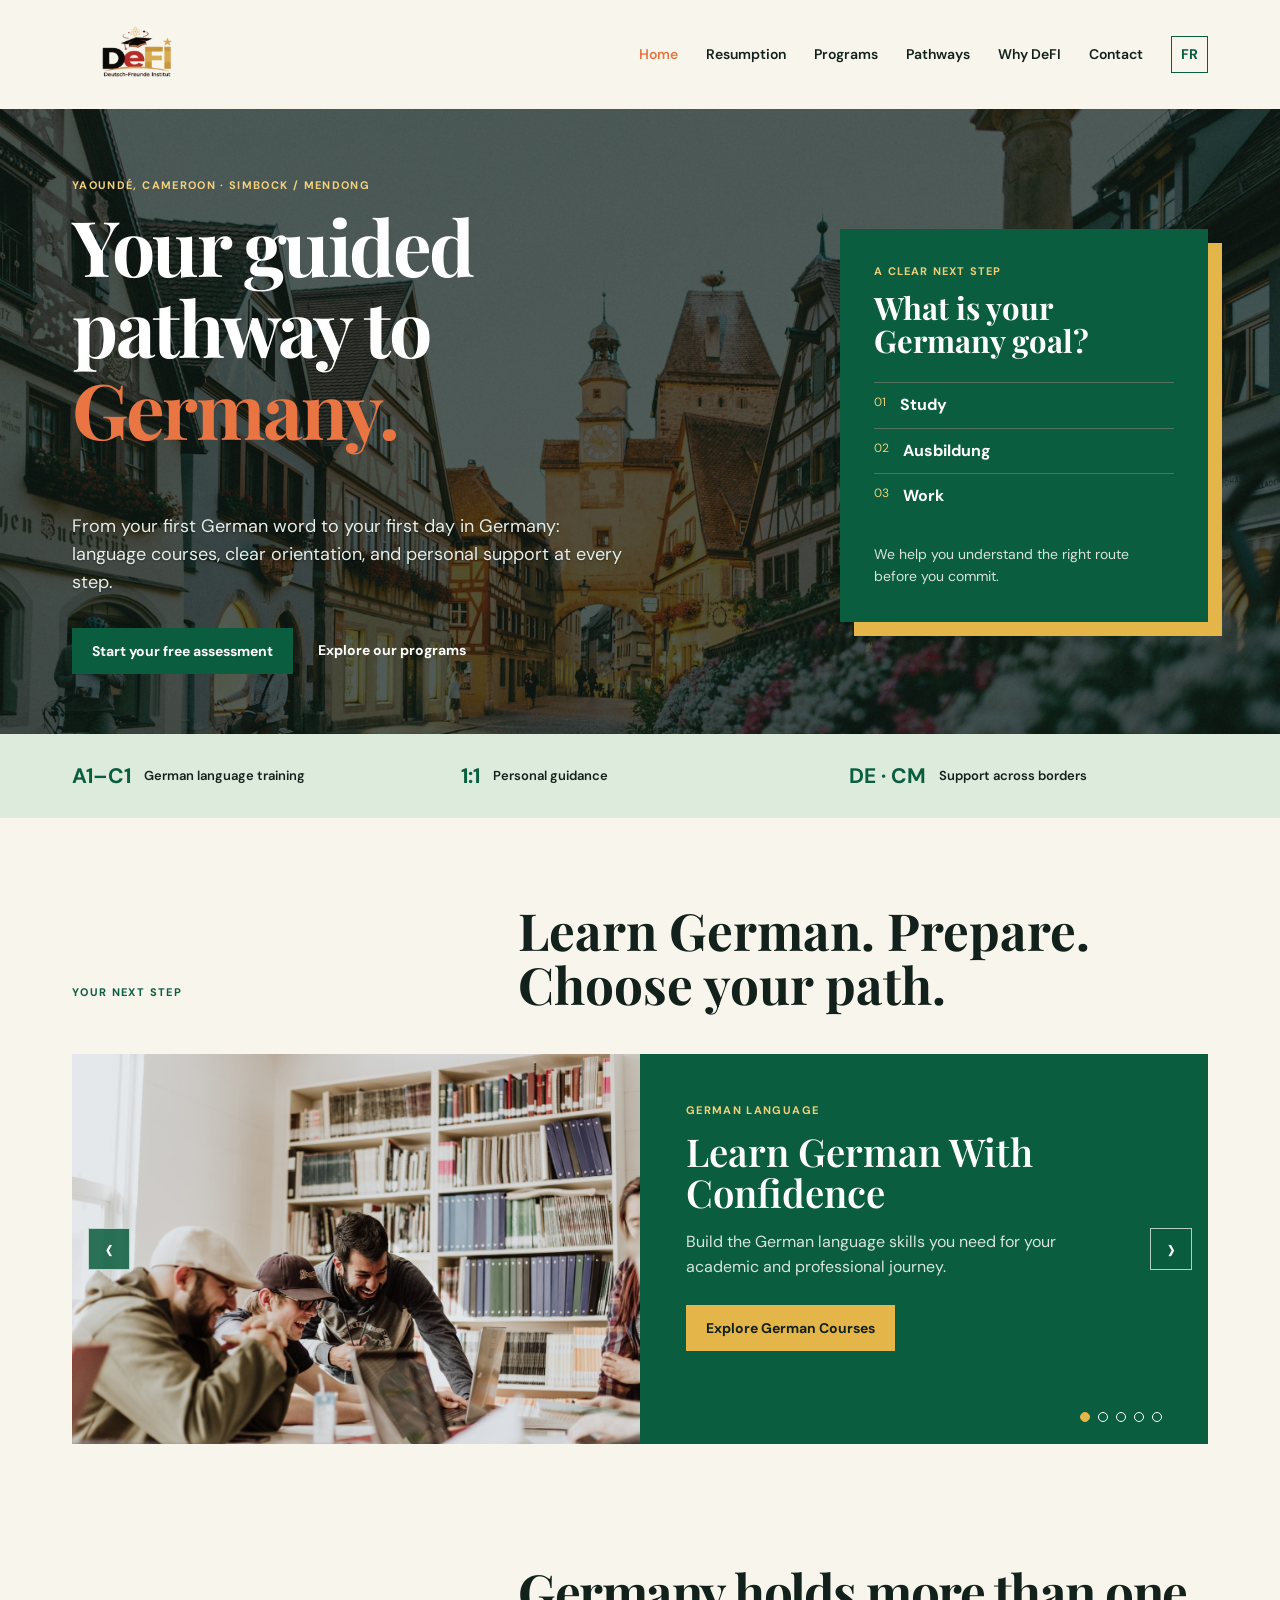
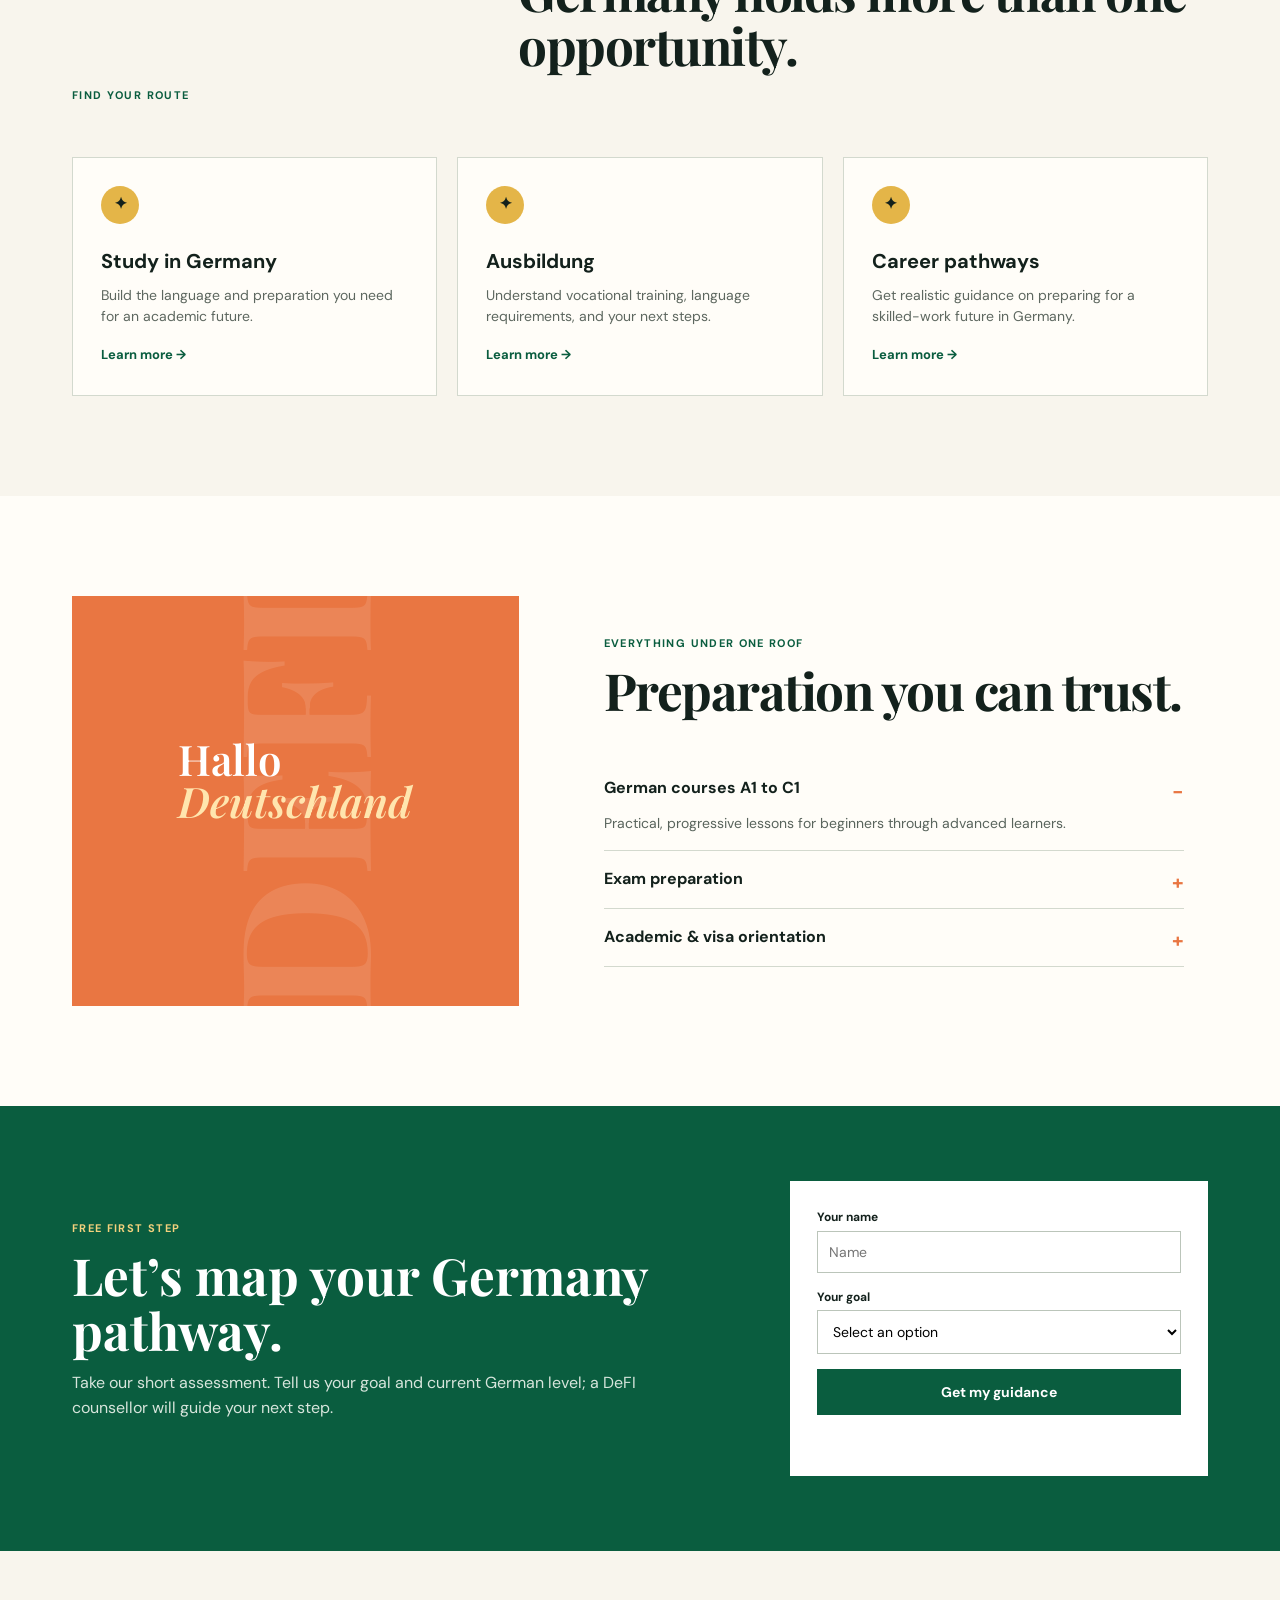
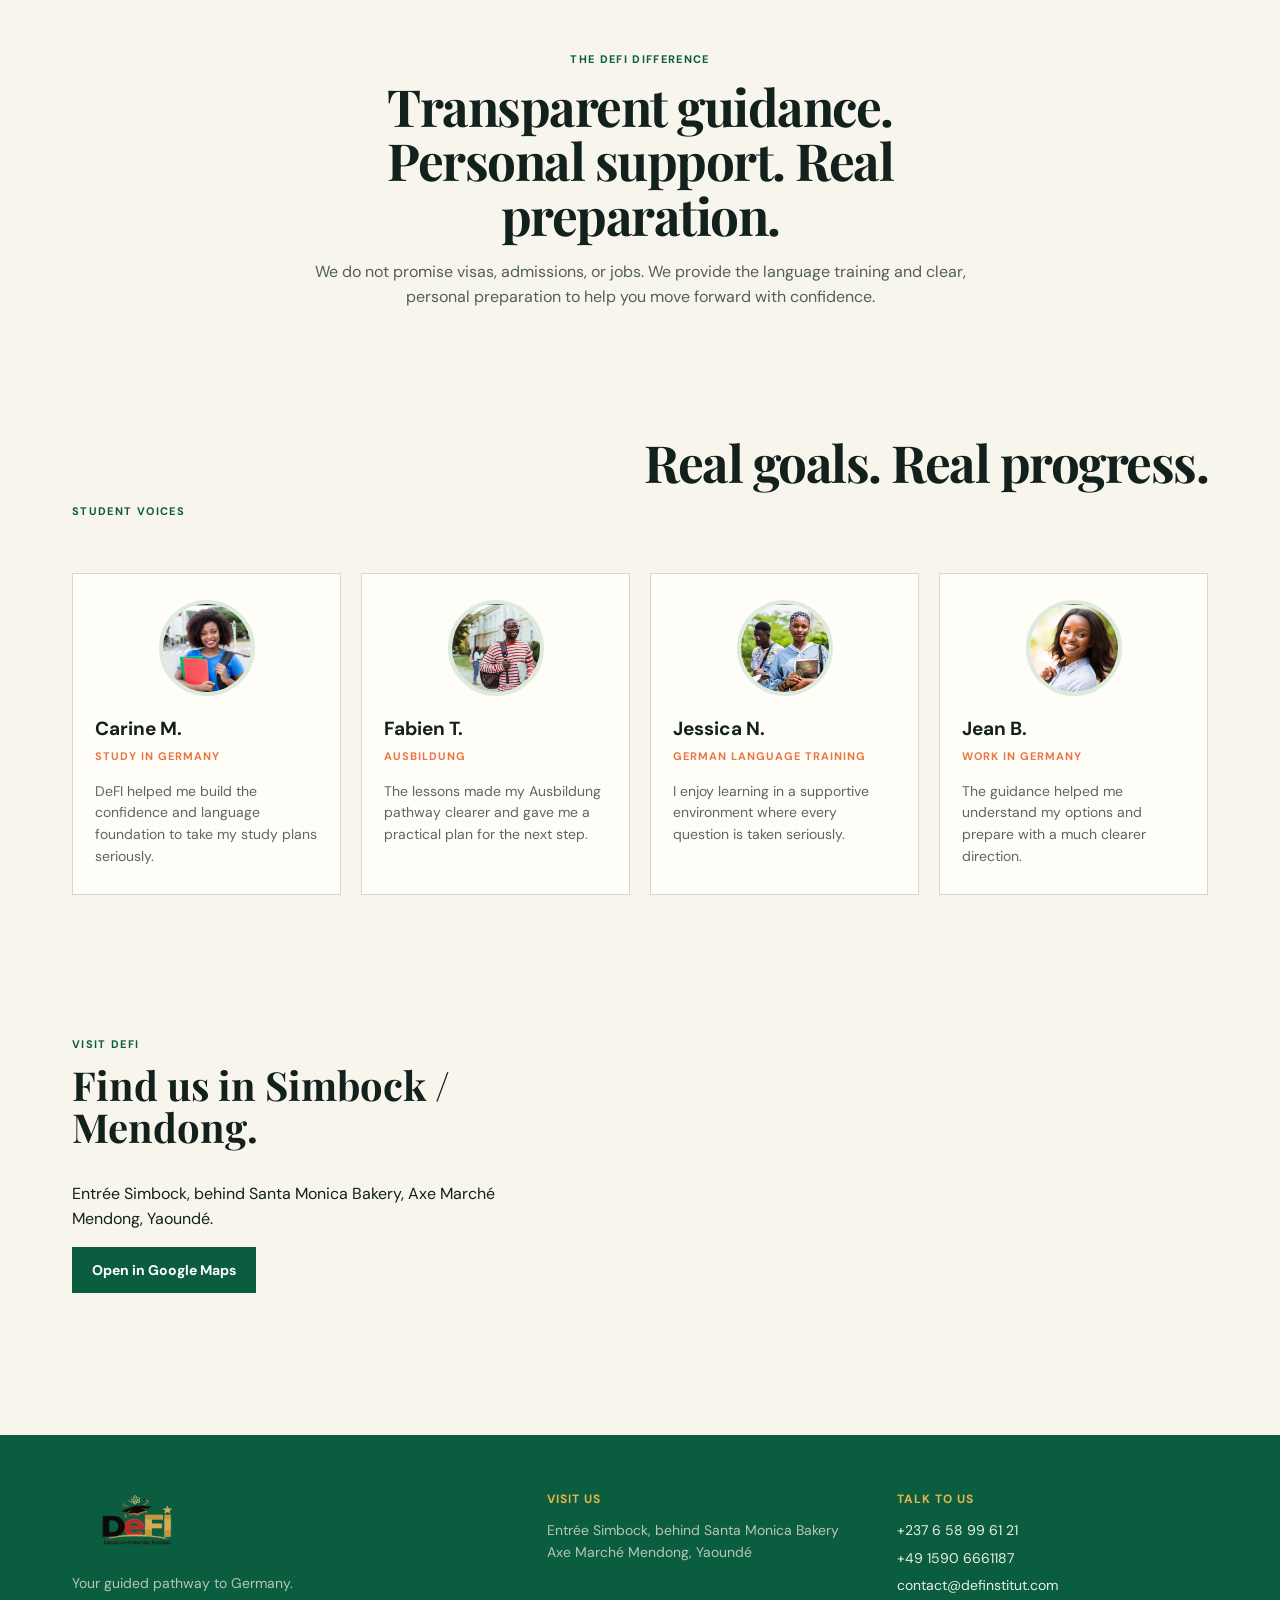
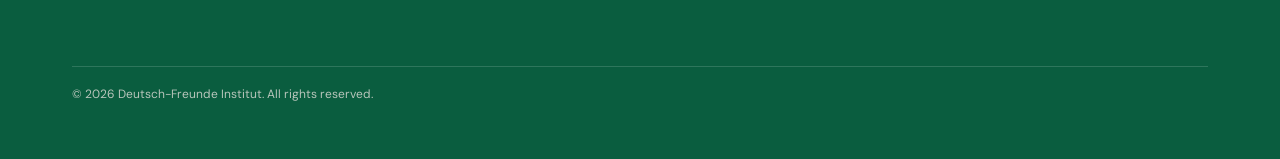
<file: index.html>
<!doctype html>
<html lang="en">
  <head>
    <meta charset="UTF-8" />
    <meta name="viewport" content="width=device-width, initial-scale=1.0" />
    <meta
      name="description"
      content="Deutsch-Freunde Institut (DeFI): German courses A1–C1, exam preparation, academic orientation and Germany pathway guidance in Yaoundé, Cameroon."
    />
    <link rel="canonical" href="https://definstitut.com/" />
    <title>DeFI | Deutsch-Freunde Institut</title>
    <link rel="icon" type="image/png" href="assets/images/Capture.png" />
    <link rel="preconnect" href="https://fonts.googleapis.com" />
    <link rel="preconnect" href="https://fonts.gstatic.com" crossorigin />
    <link
      href="https://fonts.googleapis.com/css2?family=DM+Sans:wght@400;500;600;700&family=Playfair+Display:wght@600;700&display=swap"
      rel="stylesheet"
    />
    <link rel="stylesheet" href="styles.css" />
  </head>
  <body>
    <header class="site-header">
      <a class="brand brand-logo" href="index.html" aria-label="DeFI home"
        ><img
          src="assets/images/Capture.png"
          alt="Deutsch-Freunde Institut logo"
      /></a>
      <div class="header-actions">
        <nav class="nav-links" aria-label="Primary navigation">
          <a href="index.html" class="active" data-en="Home" data-fr="Accueil"
            >Home</a
          >
          <a href="resumption.html" data-en="Resumption" data-fr="Rentrée"
            >Resumption</a
          >
          <a href="programs.html" data-en="Programs" data-fr="Programmes"
            >Programs</a
          >
          <a href="pathways.html" data-en="Pathways" data-fr="Parcours"
            >Pathways</a
          >
          <a href="about.html" data-en="Why DeFI" data-fr="Pourquoi DeFI"
            >Why DeFI</a
          >
          <a href="contact.html" data-en="Contact" data-fr="Contact">Contact</a>
          <button
            class="language-toggle"
            type="button"
            aria-label="Switch language"
          >
            FR
          </button>
        </nav>
        <button
          class="menu-button"
          type="button"
          aria-label="Open navigation"
          aria-expanded="false"
        >
          ☰
        </button>
      </div>
    </header>

    <main id="home">
      <section class="hero">
        <div class="hero-copy">
          <p
            class="eyebrow"
            data-en="Yaoundé, Cameroon · Simbock / Mendong"
            data-fr="Yaoundé, Cameroun · Simbock / Mendong"
          >
            Yaoundé, Cameroon · Simbock / Mendong
          </p>
          <h1
            data-en="Your guided pathway to <em>Germany.</em>"
            data-fr="Votre parcours accompagné vers <em>l’Allemagne.</em>"
          >
            Your guided pathway to <em>Germany.</em>
          </h1>
          <p
            class="hero-text"
            data-en="From your first German word to your first day in Germany: language courses, clear orientation, and personal support at every step."
            data-fr="De vos premiers mots en allemand à vos premiers jours en Allemagne : cours de langue, orientation claire et accompagnement personnel à chaque étape."
          >
            From your first German word to your first day in Germany: language
            courses, clear orientation, and personal support at every step.
          </p>
          <div class="hero-actions">
            <a
              class="button button-primary"
              href="#assessment"
              data-en="Start your free assessment"
              data-fr="Commencer mon évaluation gratuite"
              >Start your free assessment</a
            >
            <a
              class="text-link"
              href="programs.html"
              data-en="Explore our programs"
              data-fr="Découvrir nos programmes"
              >Explore our programs →</a
            >
          </div>
        </div>
        <aside class="hero-card">
          <p
            class="card-label"
            data-en="A clear next step"
            data-fr="Une prochaine étape claire"
          >
            A clear next step
          </p>
          <h2
            data-en="What is your Germany goal?"
            data-fr="Quel est votre objectif en Allemagne ?"
          >
            What is your Germany goal?
          </h2>
          <ul>
            <li>
              <span>01</span><b data-en="Study" data-fr="Études">Study</b>
            </li>
            <li><span>02</span><b>Ausbildung</b></li>
            <li><span>03</span><b data-en="Work" data-fr="Travail">Work</b></li>
          </ul>
          <p
            data-en="We help you understand the right route before you commit."
            data-fr="Nous vous aidons à comprendre le bon parcours avant de vous engager."
          >
            We help you understand the right route before you commit.
          </p>
        </aside>
      </section>

      <section class="trust-strip" aria-label="DeFI highlights">
        <div>
          <strong>A1–C1</strong
          ><span
            data-en="German language training"
            data-fr="Formation en langue allemande"
            >German language training</span
          >
        </div>
        <div>
          <strong>1:1</strong
          ><span
            data-en="Personal guidance"
            data-fr="Accompagnement personnalisé"
            >Personal guidance</span
          >
        </div>
        <div>
          <strong>DE · CM</strong
          ><span
            data-en="Support across borders"
            data-fr="Soutien entre deux pays"
            >Support across borders</span
          >
        </div>
      </section>

      <section
        class="pathway-carousel-section"
        aria-labelledby="carousel-title"
      >
        <div class="carousel-heading">
          <p
            class="eyebrow"
            data-en="Your next step"
            data-fr="Votre prochaine étape"
          >
            Your next step
          </p>
          <h2
            id="carousel-title"
            data-en="Learn German. Prepare. Choose your path."
            data-fr="Apprenez l'allemand. Préparez-vous. Choisissez votre voie."
          >
            Learn German. Prepare. Choose your path.
          </h2>
        </div>
        <div
          class="pathway-carousel"
          tabindex="0"
          aria-roledescription="carousel"
          aria-label="DeFI pathways"
        >
          <div class="carousel-track">
            <article
              class="carousel-slide is-active"
              aria-roledescription="slide"
              aria-label="1 of 5"
            >
              <img
                src="assets/images/german-learning.jpg"
                alt="International student studying with German notes"
              />
              <div class="carousel-slide-content">
                <p
                  class="eyebrow"
                  data-en="German language"
                  data-fr="Langue allemande"
                >
                  German language
                </p>
                <h3
                  data-en="Learn German With Confidence"
                  data-fr="Apprenez l'allemand avec confiance"
                >
                  Learn German With Confidence
                </h3>
                <p
                  data-en="Build the German language skills you need for your academic and professional journey."
                  data-fr="Développez les compétences en allemand dont vous avez besoin pour votre parcours académique et professionnel."
                >
                  Build the German language skills you need for your academic
                  and professional journey.
                </p>
                <a
                  class="button button-primary"
                  href="programs.html"
                  data-en="Explore German Courses"
                  data-fr="Découvrir les cours d'allemand"
                  >Explore German Courses</a
                >
              </div>
            </article>
            <article
              class="carousel-slide"
              aria-roledescription="slide"
              aria-label="2 of 5"
              aria-hidden="true"
            >
              <img
                src="assets/images/study-in-germany.jpg"
                alt="University campus building in Germany"
              />
              <div class="carousel-slide-content">
                <p
                  class="eyebrow"
                  data-en="Academic pathway"
                  data-fr="Parcours académique"
                >
                  Academic pathway
                </p>
                <h3 data-en="Study in Germany" data-fr="Étudier en Allemagne">
                  Study in Germany
                </h3>
                <p
                  data-en="Discover opportunities to continue your education in Germany."
                  data-fr="Découvrez les possibilités de poursuivre vos études en Allemagne."
                >
                  Discover opportunities to continue your education in Germany.
                </p>
                <a
                  class="button button-primary"
                  href="study-in-germany.html"
                  data-en="Study in Germany"
                  data-fr="Étudier en Allemagne"
                  >Study in Germany</a
                >
              </div>
            </article>
            <article
              class="carousel-slide"
              aria-roledescription="slide"
              aria-label="3 of 5"
              aria-hidden="true"
            >
              <img
                src="assets/images/ausbildung.jpg"
                alt="Young professional working in a modern workplace"
              />
              <div class="carousel-slide-content">
                <p
                  class="eyebrow"
                  data-en="Vocational pathway"
                  data-fr="Parcours professionnel"
                >
                  Vocational pathway
                </p>
                <h3
                  data-en="Explore Ausbildung"
                  data-fr="Découvrez l'Ausbildung"
                >
                  Explore Ausbildung
                </h3>
                <p
                  data-en="Explore Germany's vocational training pathway and prepare for your professional future."
                  data-fr="Découvrez la formation professionnelle en Allemagne et préparez votre avenir professionnel."
                >
                  Explore Germany's vocational training pathway and prepare for
                  your professional future.
                </p>
                <a
                  class="button button-primary"
                  href="ausbildung.html"
                  data-en="Explore Ausbildung"
                  data-fr="Découvrir l'Ausbildung"
                  >Explore Ausbildung</a
                >
              </div>
            </article>
            <article
              class="carousel-slide"
              aria-roledescription="slide"
              aria-label="4 of 5"
              aria-hidden="true"
            >
              <img
                src="assets/images/german-exam-preparation.jpg"
                alt="Student preparing notes for a language examination"
              />
              <div class="carousel-slide-content">
                <p
                  class="eyebrow"
                  data-en="Exam preparation"
                  data-fr="Préparation aux examens"
                >
                  Exam preparation
                </p>
                <h3
                  data-en="Prepare for Your German Exam"
                  data-fr="Préparez votre examen d'allemand"
                >
                  Prepare for Your German Exam
                </h3>
                <p
                  data-en="Build your confidence and prepare systematically for your German exam."
                  data-fr="Gagnez en confiance et préparez-vous méthodiquement à votre examen d'allemand."
                >
                  Build your confidence and prepare systematically for your
                  German exam.
                </p>
                <a
                  class="button button-primary"
                  href="exam-preparation.html"
                  data-en="Exam Preparation"
                  data-fr="Préparation aux examens"
                  >Exam Preparation</a
                >
              </div>
            </article>
            <article
              class="carousel-slide"
              aria-roledescription="slide"
              aria-label="5 of 5"
              aria-hidden="true"
            >
              <img
                src="assets/images/germany-journey.jpg"
                alt="International young professionals walking together outdoors"
              />
              <div class="carousel-slide-content">
                <p
                  class="eyebrow"
                  data-en="Your journey"
                  data-fr="Votre parcours"
                >
                  Your journey
                </p>
                <h3
                  data-en="Your Journey Starts Here"
                  data-fr="Votre parcours commence ici"
                >
                  Your Journey Starts Here
                </h3>
                <p
                  data-en="From language learning to your next step in Germany, DeFI helps you navigate the journey."
                  data-fr="De l'apprentissage de la langue à votre prochaine étape en Allemagne, DeFI vous accompagne tout au long du parcours."
                >
                  From language learning to your next step in Germany, DeFI
                  helps you navigate the journey.
                </p>
                <a
                  class="button button-primary"
                  href="#assessment"
                  data-en="Assess Your Pathway"
                  data-fr="Évaluer mon parcours"
                  >Assess Your Pathway</a
                >
              </div>
            </article>
          </div>
          <button
            class="carousel-control carousel-control-prev"
            type="button"
            data-carousel-prev
            aria-label="Previous slide"
            data-label-en="Previous slide"
            data-label-fr="Diapositive précédente"
          >
            ‹
          </button>
          <button
            class="carousel-control carousel-control-next"
            type="button"
            data-carousel-next
            aria-label="Next slide"
            data-label-en="Next slide"
            data-label-fr="Diapositive suivante"
          >
            ›
          </button>
          <div
            class="carousel-dots"
            role="tablist"
            aria-label="Choose a pathway slide"
          >
            <button
              class="carousel-dot is-active"
              type="button"
              role="tab"
              aria-selected="true"
              aria-label="Go to slide 1"
              data-slide="0"
              data-label-en="Go to slide 1"
              data-label-fr="Aller à la diapositive 1"
            ></button>
            <button
              class="carousel-dot"
              type="button"
              role="tab"
              aria-selected="false"
              aria-label="Go to slide 2"
              data-slide="1"
              data-label-en="Go to slide 2"
              data-label-fr="Aller à la diapositive 2"
            ></button>
            <button
              class="carousel-dot"
              type="button"
              role="tab"
              aria-selected="false"
              aria-label="Go to slide 3"
              data-slide="2"
              data-label-en="Go to slide 3"
              data-label-fr="Aller à la diapositive 3"
            ></button>
            <button
              class="carousel-dot"
              type="button"
              role="tab"
              aria-selected="false"
              aria-label="Go to slide 4"
              data-slide="3"
              data-label-en="Go to slide 4"
              data-label-fr="Aller à la diapositive 4"
            ></button>
            <button
              class="carousel-dot"
              type="button"
              role="tab"
              aria-selected="false"
              aria-label="Go to slide 5"
              data-slide="4"
              data-label-en="Go to slide 5"
              data-label-fr="Aller à la diapositive 5"
            ></button>
          </div>
        </div>
      </section>

      <section class="section pathways" id="pathways">
        <div class="section-heading">
          <p
            class="eyebrow"
            data-en="Find your route"
            data-fr="Trouvez votre voie"
          >
            Find your route
          </p>
          <h2
            data-en="Germany holds more than one opportunity."
            data-fr="L’Allemagne offre plus d’une opportunité."
          >
            Germany holds more than one opportunity.
          </h2>
        </div>
        <div class="pathway-grid">
          <article>
            <div class="icon">✦</div>
            <h3 data-en="Study in Germany" data-fr="Étudier en Allemagne">
              Study in Germany
            </h3>
            <p
              data-en="Build the language and preparation you need for an academic future."
              data-fr="Construisez les compétences linguistiques et la préparation nécessaires à votre projet académique."
            >
              Build the language and preparation you need for an academic
              future.
            </p>
            <a class="card-link" href="study-in-germany.html">Learn more →</a>
          </article>
          <article>
            <div class="icon">✦</div>
            <h3>Ausbildung</h3>
            <p
              data-en="Understand vocational training, language requirements, and your next steps."
              data-fr="Comprenez la formation professionnelle, les niveaux de langue requis et vos prochaines étapes."
            >
              Understand vocational training, language requirements, and your
              next steps.
            </p>
            <a class="card-link" href="ausbildung.html">Learn more →</a>
          </article>
          <article>
            <div class="icon">✦</div>
            <h3 data-en="Career pathways" data-fr="Parcours professionnels">
              Career pathways
            </h3>
            <p
              data-en="Get realistic guidance on preparing for a skilled-work future in Germany."
              data-fr="Recevez des conseils réalistes pour préparer votre avenir professionnel en Allemagne."
            >
              Get realistic guidance on preparing for a skilled-work future in
              Germany.
            </p>
            <a class="card-link" href="work-in-germany.html">Learn more →</a>
          </article>
        </div>
      </section>

      <section class="section services-section" id="services">
        <div class="services-art">
          <p>Hallo<br /><i>Deutschland</i></p>
        </div>
        <div class="services-copy">
          <p
            class="eyebrow"
            data-en="Everything under one roof"
            data-fr="Tout sous un même toit"
          >
            Everything under one roof
          </p>
          <h2
            data-en="Preparation you can trust."
            data-fr="Une préparation en toute confiance."
          >
            Preparation you can trust.
          </h2>
          <div class="service-list">
            <details open>
              <summary
                data-en="German courses A1 to C1"
                data-fr="Cours d’allemand A1 à C1"
              >
                German courses A1 to C1
              </summary>
              <p
                data-en="Practical, progressive lessons for beginners through advanced learners."
                data-fr="Des cours pratiques et progressifs, du niveau débutant à avancé."
              >
                Practical, progressive lessons for beginners through advanced
                learners.
              </p>
            </details>
            <details>
              <summary
                data-en="Exam preparation"
                data-fr="Préparation aux examens"
              >
                Exam preparation
              </summary>
              <p
                data-en="Build confidence with focused practice and guidance for your German exam."
                data-fr="Gagnez en confiance grâce à une pratique ciblée et un accompagnement pour votre examen d’allemand."
              >
                Build confidence with focused practice and guidance for your
                German exam.
              </p>
            </details>
            <details>
              <summary
                data-en="Academic & visa orientation"
                data-fr="Orientation académique et visa"
              >
                Academic & visa orientation
              </summary>
              <p
                data-en="Clear, honest support as you prepare your academic and visa documents."
                data-fr="Un accompagnement clair et honnête lors de la préparation de vos documents académiques et de visa."
              >
                Clear, honest support as you prepare your academic and visa
                documents.
              </p>
            </details>
          </div>
        </div>
      </section>

      <section class="assessment" id="assessment">
        <div>
          <p
            class="eyebrow"
            data-en="Free first step"
            data-fr="Première étape gratuite"
          >
            Free first step
          </p>
          <h2
            data-en="Let’s map your Germany pathway."
            data-fr="Traçons votre parcours vers l’Allemagne."
          >
            Let’s map your Germany pathway.
          </h2>
          <p
            data-en="Take our short assessment. Tell us your goal and current German level; a DeFI counsellor will guide your next step."
            data-fr="Faites notre courte évaluation. Indiquez votre objectif et votre niveau actuel ; un conseiller DeFI vous guidera pour la suite."
          >
            Take our short assessment. Tell us your goal and current German
            level; a DeFI counsellor will guide your next step.
          </p>
        </div>
        <form id="assessment-form">
          <label
            ><span data-en="Your name" data-fr="Votre nom">Your name</span
            ><input name="name" required placeholder="Name"
          /></label>
          <label
            ><span data-en="Your goal" data-fr="Votre objectif">Your goal</span
            ><select name="goal" required>
              <option
                value=""
                data-en="Select an option"
                data-fr="Choisissez une option"
              >
                Select an option
              </option>
              <option data-en="Study in Germany" data-fr="Étudier en Allemagne">
                Study in Germany
              </option>
              <option>Ausbildung</option>
              <option
                data-en="Work in Germany"
                data-fr="Travailler en Allemagne"
              >
                Work in Germany
              </option>
              <option data-en="Learn German" data-fr="Apprendre l’allemand">
                Learn German
              </option>
            </select></label
          >
          <button
            class="button button-primary"
            type="submit"
            data-en="Get my guidance"
            data-fr="Recevoir mon orientation"
          >
            Get my guidance
          </button>
          <p class="form-note" id="form-message" aria-live="polite"></p>
        </form>
      </section>

      <section class="section about" id="about">
        <p
          class="eyebrow"
          data-en="The DeFI difference"
          data-fr="La différence DeFI"
        >
          The DeFI difference
        </p>
        <h2
          data-en="Transparent guidance. Personal support. Real preparation."
          data-fr="Des conseils transparents. Un soutien personnel. Une préparation concrète."
        >
          Transparent guidance. Personal support. Real preparation.
        </h2>
        <p
          data-en="We do not promise visas, admissions, or jobs. We provide the language training and clear, personal preparation to help you move forward with confidence."
          data-fr="Nous ne promettons ni visa, ni admission, ni emploi. Nous proposons la formation linguistique et une préparation claire et personnalisée pour vous aider à avancer avec confiance."
        >
          We do not promise visas, admissions, or jobs. We provide the language
          training and clear, personal preparation to help you move forward with
          confidence.
        </p>
      </section>

      <section
        class="section testimonials"
        aria-labelledby="testimonials-title"
      >
        <div class="section-heading">
          <p
            class="eyebrow"
            data-en="Student voices"
            data-fr="La voix des étudiants"
          >
            Student voices
          </p>
          <h2
            id="testimonials-title"
            data-en="Real goals. Real progress."
            data-fr="Des objectifs réels. Des progrès concrets."
          >
            Real goals. Real progress.
          </h2>
        </div>
        <div class="testimonial-grid">
          <article class="testimonial-card">
            <img src="assets/images/Student1.png" alt="Carine M." />
            <h3>Carine M.</h3>
            <p
              class="testimonial-pathway"
              data-en="Study in Germany"
              data-fr="Études en Allemagne"
            >
              Study in Germany
            </p>
            <p
              data-en="DeFI helped me build the confidence and language foundation to take my study plans seriously."
              data-fr="DeFI m'a aidée à gagner la confiance et les bases linguistiques nécessaires pour avancer dans mon projet d'études."
            >
              DeFI helped me build the confidence and language foundation to
              take my study plans seriously.
            </p>
          </article>
          <article class="testimonial-card">
            <img src="assets/images/Student2.png" alt="Fabien T." />
            <h3>Fabien T.</h3>
            <p
              class="testimonial-pathway"
              data-en="Ausbildung"
              data-fr="Ausbildung"
            >
              Ausbildung
            </p>
            <p
              data-en="The lessons made my Ausbildung pathway clearer and gave me a practical plan for the next step."
              data-fr="Les cours ont clarifié mon parcours d'Ausbildung et m'ont donné un plan concret pour la suite."
            >
              The lessons made my Ausbildung pathway clearer and gave me a
              practical plan for the next step.
            </p>
          </article>
          <article class="testimonial-card">
            <img src="assets/images/Student3.png" alt="Jessica N." />
            <h3>Jessica N.</h3>
            <p
              class="testimonial-pathway"
              data-en="German language training"
              data-fr="Formation en allemand"
            >
              German language training
            </p>
            <p
              data-en="I enjoy learning in a supportive environment where every question is taken seriously."
              data-fr="J'aime apprendre dans un environnement bienveillant où chaque question est prise au sérieux."
            >
              I enjoy learning in a supportive environment where every question
              is taken seriously.
            </p>
          </article>
          <article class="testimonial-card">
            <img src="assets/images/Student4.png" alt="Jean B." />
            <h3>Jean B.</h3>
            <p
              class="testimonial-pathway"
              data-en="Work in Germany"
              data-fr="Travailler en Allemagne"
            >
              Work in Germany
            </p>
            <p
              data-en="The guidance helped me understand my options and prepare with a much clearer direction."
              data-fr="L'accompagnement m'a aidée à comprendre mes options et à me préparer avec une direction plus claire."
            >
              The guidance helped me understand my options and prepare with a
              much clearer direction.
            </p>
          </article>
        </div>
      </section>

      <section class="map-section" aria-label="DeFI location map">
        <div>
          <p class="eyebrow" data-en="Visit DeFI" data-fr="Visitez DeFI">
            Visit DeFI
          </p>
          <h2
            data-en="Find us in Simbock / Mendong."
            data-fr="Trouvez-nous à Simbock / Mendong."
          >
            Find us in Simbock / Mendong.
          </h2>
          <p
            data-en="Entrée Simbock, behind Santa Monica Bakery, Axe Marché Mendong, Yaoundé."
            data-fr="Entrée Simbock, derrière la Boulangerie Santa Monica, Axe Marché Mendong, Yaoundé."
          >
            Entrée Simbock, behind Santa Monica Bakery, Axe Marché Mendong,
            Yaoundé.
          </p>
          <a
            class="button button-primary"
            target="_blank"
            rel="noopener"
            href="https://www.google.com/maps/search/?api=1&query=Entr%C3%A9e+Simbock+derri%C3%A8re+la+Boulangerie+Santa+Monica+Axe+March%C3%A9+Mendong+Yaound%C3%A9"
            data-en="Open in Google Maps"
            data-fr="Ouvrir sur Google Maps"
            >Open in Google Maps</a
          >
        </div>
        <iframe
          title="Deutsch-Freunde Institut location"
          src="https://www.google.com/maps?q=Entr%C3%A9e%20Simbock%2C%20derri%C3%A8re%20la%20Boulangerie%20Santa%20Monica%2C%20Axe%20March%C3%A9%20Mendong%2C%20Yaound%C3%A9&output=embed"
          loading="lazy"
        ></iframe>
      </section>
    </main>

    <footer id="contact">
      <div class="footer-brand">
        <a class="brand brand-logo" href="index.html"
          ><img
            src="assets/images/Capture.png"
            alt="Deutsch-Freunde Institut logo"
        /></a>
        <p
          data-en="Your guided pathway to Germany."
          data-fr="Votre parcours accompagné vers l’Allemagne."
        >
          Your guided pathway to Germany.
        </p>
      </div>
      <div>
        <h3 data-en="Visit us" data-fr="Nous trouver">Visit us</h3>
        <p
          data-en="Entrée Simbock, behind Santa Monica Bakery<br>Axe Marché Mendong, Yaoundé"
          data-fr="Entrée Simbock, derrière la Boulangerie Santa Monica<br>Axe Marché Mendong, Yaoundé"
        >
          Entrée Simbock, behind Santa Monica Bakery<br />Axe Marché Mendong,
          Yaoundé
        </p>
      </div>
      <div>
        <h3 data-en="Talk to us" data-fr="Nous contacter">Talk to us</h3>
        <a href="tel:+237658996121">+237 6 58 99 61 21</a
        ><a href="tel:+4915906661187">+49 1590 6661187</a
        ><a href="mailto:contact@definstitut.com">contact@definstitut.com</a>
      </div>
      <p class="copyright">
        © 2026 Deutsch-Freunde Institut. All rights reserved.
      </p>
    </footer>

    <script src="script.js"></script>
    <script type="application/ld+json">
      {
        "@context": "https://schema.org",
        "@type": "EducationalOrganization",
        "name": "Deutsch-Freunde Institut (DeFI)",
        "url": "https://definstitut.com/",
        "email": "contact@definstitut.com",
        "telephone": "+237658996121",
        "address": {
          "@type": "PostalAddress",
          "streetAddress": "Entrée Simbock, derrière la Boulangerie Santa Monica, Axe Marché Mendong",
          "addressLocality": "Yaoundé",
          "addressCountry": "CM"
        }
      }
    </script>
  </body>
</html>
</file>
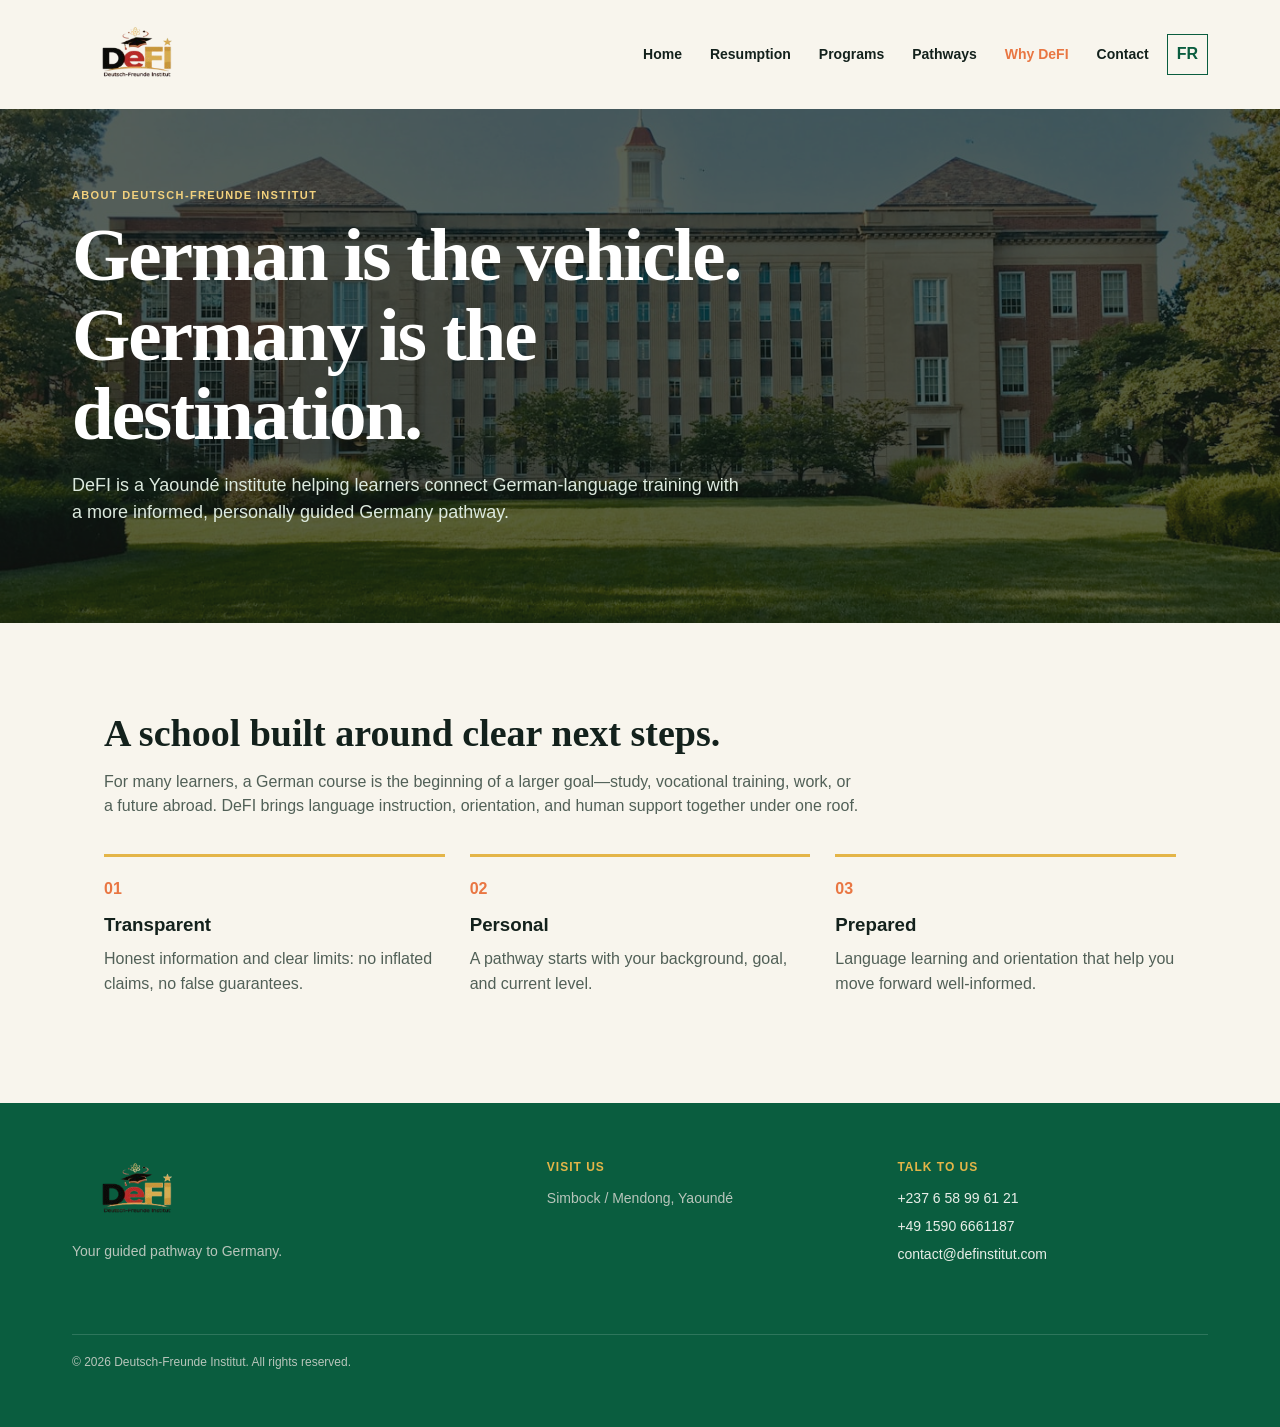
<file: about.html>
<!doctype html>
<html lang="en">
  <head>
    <meta charset="UTF-8" />
    <meta name="viewport" content="width=device-width, initial-scale=1.0" />
    <meta
      name="description"
      content="About Deutsch-Freunde Institut (DeFI), Yaoundé: German language training and transparent Germany pathway guidance."
    />
    <title>About DeFI | Deutsch-Freunde Institut</title>
    <link rel="icon" type="image/png" href="assets/images/Capture.png" />
    <link rel="stylesheet" href="styles.css" />
  </head>
  <body>
    <header class="site-header">
      <a class="brand brand-logo" href="index.html" aria-label="DeFI home"
        ><img
          src="assets/images/Capture.png"
          alt="Deutsch-Freunde Institut logo"
      /></a>
      <div class="header-actions">
        <nav class="nav-links" aria-label="Primary navigation">
          <a href="index.html" data-en="Home" data-fr="Accueil">Home</a>
          <a href="resumption.html" data-en="Resumption" data-fr="Rentrée"
            >Resumption</a
          >
          <a href="programs.html" data-en="Programs" data-fr="Programmes"
            >Programs</a
          >
          <a href="pathways.html" data-en="Pathways" data-fr="Parcours"
            >Pathways</a
          >
          <a
            href="about.html"
            class="active"
            data-en="Why DeFI"
            data-fr="Pourquoi DeFI"
            >Why DeFI</a
          >
          <a href="contact.html" data-en="Contact" data-fr="Contact">Contact</a>
        </nav>
        <button
          class="language-toggle"
          type="button"
          aria-label="Switch language"
        >
          FR
        </button>
        <button
          class="menu-button"
          type="button"
          aria-label="Open navigation"
          aria-expanded="false"
        >
          ☰
        </button>
      </div>
    </header>

    <main>
      <section class="inner-hero hero-about">
        <div>
          <p
            class="eyebrow"
            data-en="About Deutsch-Freunde Institut"
            data-fr="À propos de Deutsch-Freunde Institut"
          >
            About Deutsch-Freunde Institut
          </p>
          <h1
            data-en="German is the vehicle. Germany is the destination."
            data-fr="L'allemand est le moyen. L'Allemagne est la destination."
          >
            German is the vehicle. Germany is the destination.
          </h1>
          <p
            data-en="DeFI is a Yaoundé institute helping learners connect German-language training with a more informed, personally guided Germany pathway."
            data-fr="DeFI est un institut de Yaoundé qui aide les apprenants à associer la formation en langue allemande à un parcours vers l'Allemagne plus éclairé et guidé personnellement."
          >
            DeFI is a Yaoundé institute helping learners connect German-language
            training with a more informed, personally guided Germany pathway.
          </p>
        </div>
      </section>
      <section class="content-page">
        <h2
          data-en="A school built around clear next steps."
          data-fr="Une école construite autour d'étapes claires et définies."
        >
          A school built around clear next steps.
        </h2>
        <p
          data-en="For many learners, a German course is the beginning of a larger goal—study, vocational training, work, or a future abroad. DeFI brings language instruction, orientation, and human support together under one roof."
          data-fr="Pour de nombreux apprenants, un cours d'allemand est le début d'un objectif plus large — les études, la formation professionnelle, le travail ou un avenir à l'étranger. DeFI réunit l'enseignement des langues, l'orientation et le soutien humain sous un même toit."
        >
          For many learners, a German course is the beginning of a larger
          goal—study, vocational training, work, or a future abroad. DeFI brings
          language instruction, orientation, and human support together under
          one roof.
        </p>
        <div class="steps">
          <div class="step">
            <h3 data-en="Transparent" data-fr="Transparent">Transparent</h3>
            <p
              data-en="Honest information and clear limits: no inflated claims, no false guarantees."
              data-fr="Information honnête et limites claires : pas de prétentions exagérées, pas de fausses promesses."
            >
              Honest information and clear limits: no inflated claims, no false
              guarantees.
            </p>
          </div>
          <div class="step">
            <h3 data-en="Personal" data-fr="Personnel">Personal</h3>
            <p
              data-en="A pathway starts with your background, goal, and current level."
              data-fr="Un parcours commence par votre contexte, votre objectif et votre niveau actuel."
            >
              A pathway starts with your background, goal, and current level.
            </p>
          </div>
          <div class="step">
            <h3 data-en="Prepared" data-fr="Préparé">Prepared</h3>
            <p
              data-en="Language learning and orientation that help you move forward well-informed."
              data-fr="L'apprentissage des langues et l'orientation qui vous aident à avancer en toute connaissance de cause."
            >
              Language learning and orientation that help you move forward
              well-informed.
            </p>
          </div>
        </div>
      </section>
    </main>

    <footer>
      <div class="footer-brand">
        <a class="brand brand-logo" href="index.html"
          ><img src="assets/images/Capture.png" alt="DeFI logo"
        /></a>
        <p
          data-en="Your guided pathway to Germany."
          data-fr="Votre parcours accompagné vers l'Allemagne."
        >
          Your guided pathway to Germany.
        </p>
      </div>
      <div>
        <h3 data-en="Visit us" data-fr="Nous trouver">Visit us</h3>
        <p
          data-en="Simbock / Mendong, Yaoundé"
          data-fr="Simbock / Mendong, Yaoundé"
        >
          Simbock / Mendong, Yaoundé
        </p>
      </div>
      <div>
        <h3 data-en="Talk to us" data-fr="Nous contacter">Talk to us</h3>
        <a href="tel:+237658996121">+237 6 58 99 61 21</a>
        <a href="tel:+4915906661187">+49 1590 6661187</a
        ><a href="mailto:contact@definstitut.com">contact@definstitut.com</a>
      </div>
      <p class="copyright">
        © 2026 Deutsch-Freunde Institut. All rights reserved.
      </p>
    </footer>
    <script src="script.js"></script>
  </body>
</html>
</file>
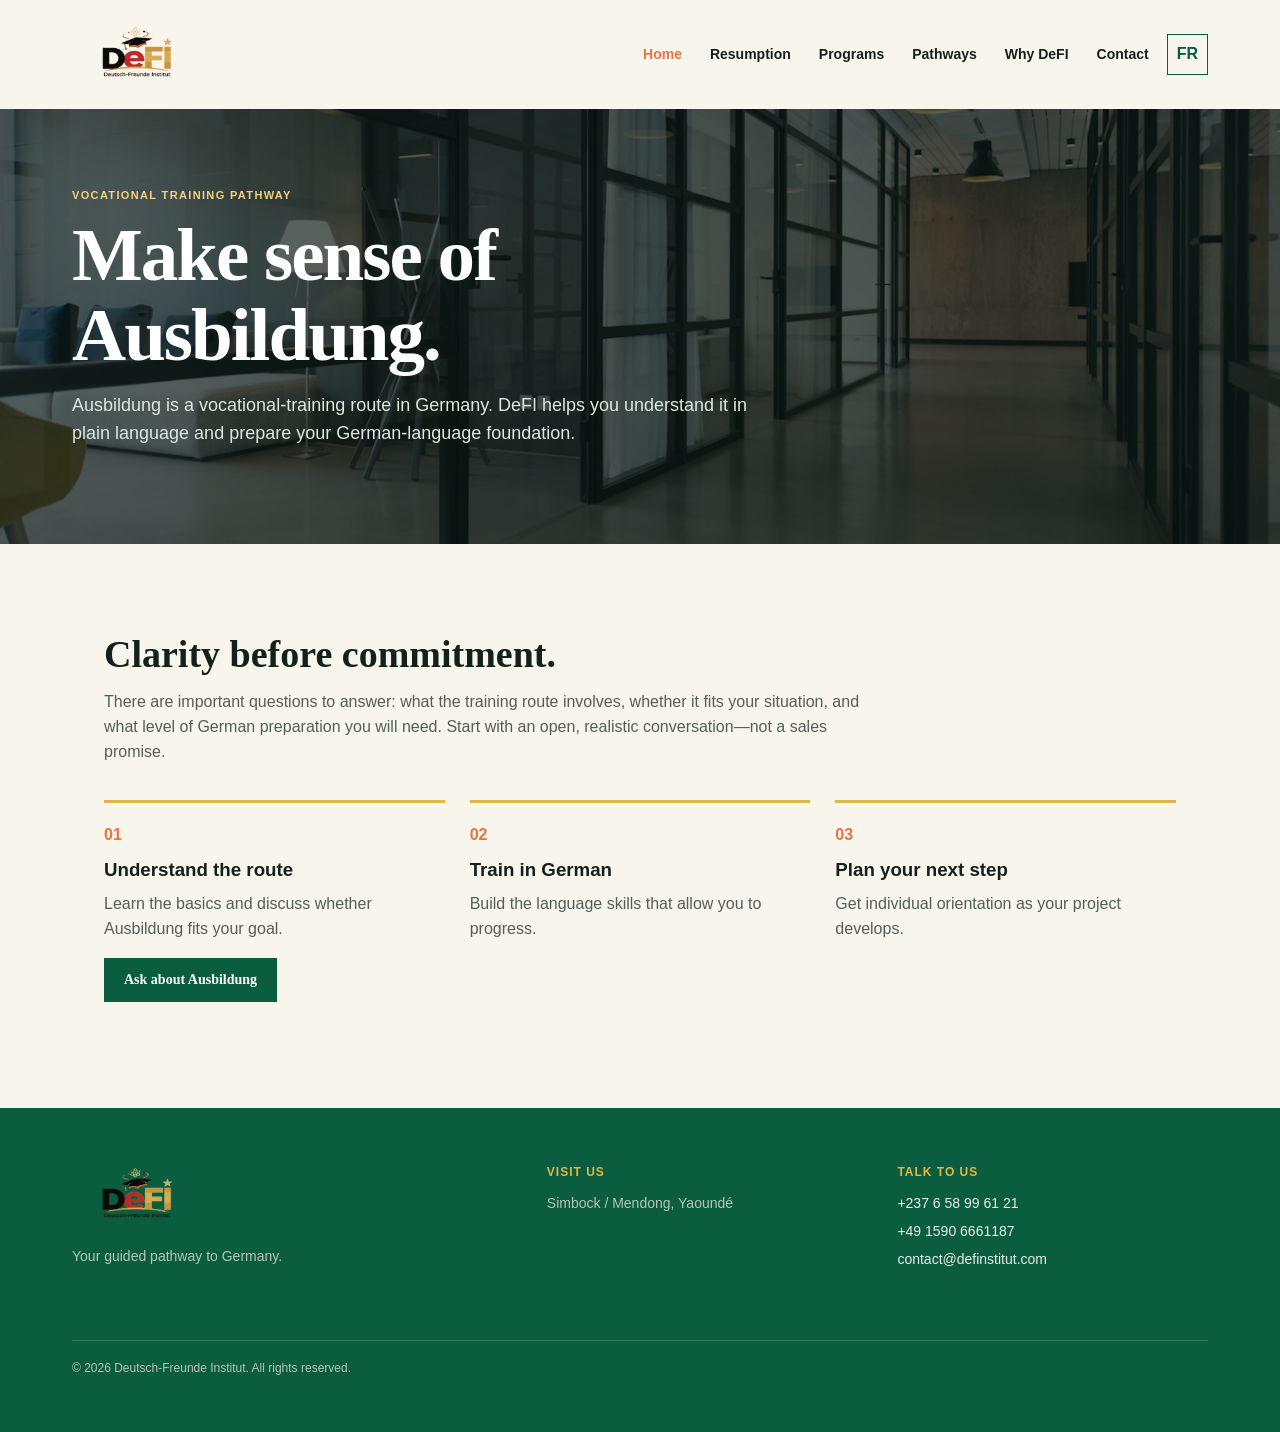
<file: ausbildung.html>
<!doctype html>
<html lang="en">
  <head>
    <meta charset="UTF-8" />
    <meta name="viewport" content="width=device-width, initial-scale=1.0" />
    <meta
      name="description"
      content="Understand Ausbildung in Germany from Cameroon: German language preparation and personalised orientation with DeFI Yaoundé."
    />
    <title>Ausbildung in Germany | DeFI Yaoundé</title>
    <link rel="icon" type="image/png" href="assets/images/Capture.png" />
    <link rel="stylesheet" href="styles.css" />
  </head>
  <body>
    <header class="site-header">
      <a class="brand brand-logo" href="index.html" aria-label="DeFI home"
        ><img
          src="assets/images/Capture.png"
          alt="Deutsch-Freunde Institut logo"
      /></a>
      <div class="header-actions">
        <nav class="nav-links" aria-label="Primary navigation">
          <a href="index.html" class="active" data-en="Home" data-fr="Accueil"
            >Home</a
          >
          <a href="resumption.html" data-en="Resumption" data-fr="Rentrée"
            >Resumption</a
          >
          <a href="programs.html" data-en="Programs" data-fr="Programmes"
            >Programs</a
          >
          <a href="pathways.html" data-en="Pathways" data-fr="Parcours"
            >Pathways</a
          >
          <a href="about.html" data-en="Why DeFI" data-fr="Pourquoi DeFI"
            >Why DeFI</a
          >
          <a href="contact.html" data-en="Contact" data-fr="Contact">Contact</a>
        </nav>
        <button
          class="language-toggle"
          type="button"
          aria-label="Switch language"
        >
          FR
        </button>
        <button
          class="menu-button"
          type="button"
          aria-label="Open navigation"
          aria-expanded="false"
        >
          ☰
        </button>
      </div>
    </header>

    <main>
      <section class="inner-hero hero-ausbildung">
        <div>
          <p
            class="eyebrow"
            data-en="Vocational training pathway"
            data-fr="Parcours de formation professionnelle"
          >
            Vocational training pathway
          </p>
          <h1
            data-en="Make sense of Ausbildung."
            data-fr="Comprenez l'Ausbildung."
          >
            Make sense of Ausbildung.
          </h1>
          <p
            data-en="Ausbildung is a vocational-training route in Germany. DeFI helps you understand it in plain language and prepare your German-language foundation."
            data-fr="L'Ausbildung est un parcours de formation professionnelle en Allemagne. DeFI vous aide à la comprendre en langage simple et à préparer vos bases en allemand."
          >
            Ausbildung is a vocational-training route in Germany. DeFI helps you
            understand it in plain language and prepare your German-language
            foundation.
          </p>
        </div>
      </section>
      <section class="content-page">
        <h2
          data-en="Clarity before commitment."
          data-fr="Clarté avant l'engagement."
        >
          Clarity before commitment.
        </h2>
        <p
          data-en="There are important questions to answer: what the training route involves, whether it fits your situation, and what level of German preparation you will need. Start with an open, realistic conversation—not a sales promise."
          data-fr="Il y a des questions importantes à poser : ce que le parcours de formation implique, s'il vous convient et quel niveau de préparation en allemand vous aurez besoin. Commencez par une conversation ouverte et réaliste, pas une promesse commerciale."
        >
          There are important questions to answer: what the training route
          involves, whether it fits your situation, and what level of German
          preparation you will need. Start with an open, realistic
          conversation—not a sales promise.
        </p>
        <div class="steps">
          <div class="step">
            <h3 data-en="Understand the route" data-fr="Comprendre le parcours">
              Understand the route
            </h3>
            <p
              data-en="Learn the basics and discuss whether Ausbildung fits your goal."
              data-fr="Apprenez les bases et discutez si l'Ausbildung convient à votre objectif."
            >
              Learn the basics and discuss whether Ausbildung fits your goal.
            </p>
          </div>
          <div class="step">
            <h3 data-en="Train in German" data-fr="Former en allemand">
              Train in German
            </h3>
            <p
              data-en="Build the language skills that allow you to progress."
              data-fr="Développez les compétences linguistiques qui vous permettront de progresser."
            >
              Build the language skills that allow you to progress.
            </p>
          </div>
          <div class="step">
            <h3
              data-en="Plan your next step"
              data-fr="Planifiez votre prochaine étape"
            >
              Plan your next step
            </h3>
            <p
              data-en="Get individual orientation as your project develops."
              data-fr="Recevez une orientation individuelle au fur et à mesure que votre projet évolue."
            >
              Get individual orientation as your project develops.
            </p>
          </div>
        </div>
        <p>
          <a
            class="button button-primary"
            href="contact.html"
            data-en="Ask about Ausbildung"
            data-fr="Renseignez-vous sur l'Ausbildung"
            >Ask about Ausbildung</a
          >
        </p>
      </section>
    </main>

    <footer>
      <div class="footer-brand">
        <a class="brand brand-logo" href="index.html"
          ><img src="assets/images/Capture.png" alt="DeFI logo"
        /></a>
        <p
          data-en="Your guided pathway to Germany."
          data-fr="Votre parcours accompagné vers l'Allemagne."
        >
          Your guided pathway to Germany.
        </p>
      </div>
      <div>
        <h3 data-en="Visit us" data-fr="Nous trouver">Visit us</h3>
        <p
          data-en="Simbock / Mendong, Yaoundé"
          data-fr="Simbock / Mendong, Yaoundé"
        >
          Simbock / Mendong, Yaoundé
        </p>
      </div>
      <div>
        <h3 data-en="Talk to us" data-fr="Nous contacter">Talk to us</h3>
        <a href="tel:+237658996121">+237 6 58 99 61 21</a>
        <a href="tel:+4915906661187">+49 1590 6661187</a>
        <a href="mailto:contact@definstitut.com">contact@definstitut.com</a>
      </div>
      <p class="copyright">
        © 2026 Deutsch-Freunde Institut. All rights reserved.
      </p>
    </footer>
    <script src="script.js"></script>
  </body>
</html>
</file>
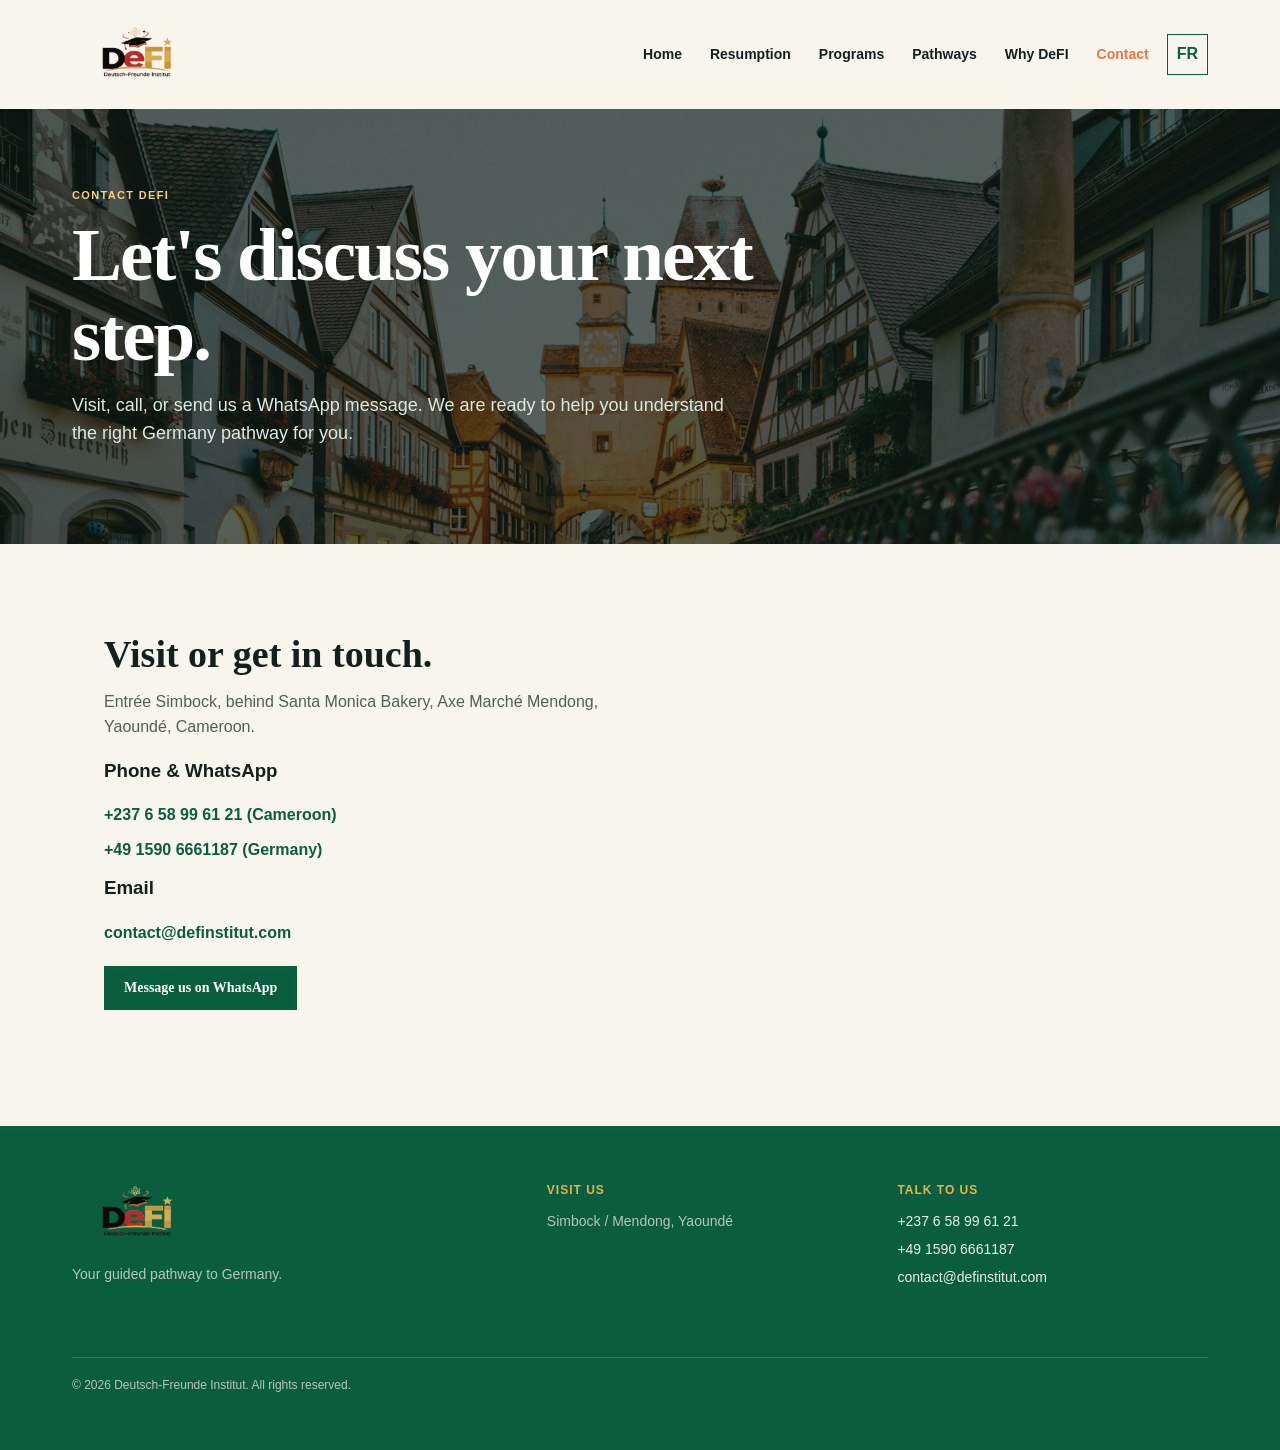
<file: contact.html>
<!doctype html>
<html lang="en">
  <head>
    <meta charset="UTF-8" />
    <meta name="viewport" content="width=device-width,initial-scale=1.0" />
    <meta
      name="description"
      content="Contact Deutsch-Freunde Institut in Simbock/Mendong, Yaoundé for German classes and Germany pathway guidance."
    />
    <link rel="canonical" href="https://definstitut.com/contact.html" />
    <title>Contact DeFI Yaoundé | German Classes & Guidance</title>
    <link rel="icon" type="image/png" href="assets/images/Capture.png" />
    <link rel="stylesheet" href="styles.css" />
  </head>
  <body>
    <header class="site-header">
      <a class="brand brand-logo" href="index.html" aria-label="DeFI home"
        ><img
          src="assets/images/Capture.png"
          alt="Deutsch-Freunde Institut logo"
      /></a>
      <div class="header-actions">
        <nav class="nav-links" aria-label="Primary navigation">
          <a href="index.html" data-en="Home" data-fr="Accueil">Home</a>
          <a href="resumption.html" data-en="Resumption" data-fr="Rentrée"
            >Resumption</a
          >
          <a href="programs.html" data-en="Programs" data-fr="Programmes"
            >Programs</a
          >
          <a href="pathways.html" data-en="Pathways" data-fr="Parcours"
            >Pathways</a
          >
          <a href="about.html" data-en="Why DeFI" data-fr="Pourquoi DeFI"
            >Why DeFI</a
          >
          <a
            href="contact.html"
            class="active"
            data-en="Contact"
            data-fr="Contact"
            >Contact</a
          >
        </nav>
        <button
          class="language-toggle"
          type="button"
          aria-label="Switch language"
        >
          FR
        </button>
        <button
          class="menu-button"
          type="button"
          aria-label="Open navigation"
          aria-expanded="false"
        >
          ☰
        </button>
      </div>
    </header>
    <main>
      <section class="inner-hero hero-contact">
        <div>
          <p class="eyebrow" data-en="Contact DeFI" data-fr="Contactez DeFI">
            Contact DeFI
          </p>
          <h1
            data-en="Let's discuss your next step."
            data-fr="Parlons de votre prochaine étape."
          >
            Let's discuss your next step.
          </h1>
          <p
            data-en="Visit, call, or send us a WhatsApp message. We are ready to help you understand the right Germany pathway for you."
            data-fr="Visitez-nous, appelez-nous ou envoyez-nous un message WhatsApp. Nous sommes prêts à vous aider à comprendre le bon parcours vers l'Allemagne pour vous."
          >
            Visit, call, or send us a WhatsApp message. We are ready to help you
            understand the right Germany pathway for you.
          </p>
        </div>
      </section>
      <section class="content-page contact-grid">
        <div class="contact-list">
          <h2
            data-en="Visit or get in touch."
            data-fr="Visitez-nous ou contactez-nous."
          >
            Visit or get in touch.
          </h2>
          <p
            data-en="Entrée Simbock, behind Santa Monica Bakery, Axe Marché Mendong, Yaoundé, Cameroon."
            data-fr="Entrée Simbock, derrière la Boulangerie Santa Monica, Axe Marché Mendong, Yaoundé, Cameroun."
          >
            Entrée Simbock, behind Santa Monica Bakery, Axe Marché Mendong,
            Yaoundé, Cameroon.
          </p>
          <h3 data-en="Phone & WhatsApp" data-fr="Téléphone et WhatsApp">
            Phone & WhatsApp
          </h3>
          <a href="https://wa.me/237658996121" target="_blank" rel="noopener"
            >+237 6 58 99 61 21 (Cameroon)</a
          >
          <a href="https://wa.me/4915906661187" target="_blank" rel="noopener"
            >+49 1590 6661187 (Germany)</a
          >
          <h3 data-en="Email" data-fr="E-mail">Email</h3>
          <a href="mailto:contact@definstitut.com">contact@definstitut.com</a>
          <p>
            <a
              class="button button-primary"
              href="https://wa.me/237658996121?text=Hello%20DeFI%2C%20I%20would%20like%20guidance%20on%20my%20Germany%20pathway."
              target="_blank"
              rel="noopener"
              data-en="Message us on WhatsApp"
              data-fr="Écrivez-nous sur WhatsApp"
              >Message us on WhatsApp</a
            >
          </p>
        </div>
        <iframe
          title="Map to Deutsch-Freunde Institut"
          src="https://www.google.com/maps?q=Entr%C3%A9e%20Simbock%2C%20derri%C3%A8re%20la%20Boulangerie%20Santa%20Monica%2C%20Axe%20March%C3%A9%20Mendong%2C%20Yaound%C3%A9&output=embed"
          loading="lazy"
        ></iframe>
      </section>
    </main>
    <footer>
      <div class="footer-brand">
        <a class="brand brand-logo" href="index.html"
          ><img src="assets/images/Capture.png" alt="DeFI logo"
        /></a>
        <p
          data-en="Your guided pathway to Germany."
          data-fr="Votre parcours accompagné vers l'Allemagne."
        >
          Your guided pathway to Germany.
        </p>
      </div>
      <div>
        <h3 data-en="Visit us" data-fr="Nous trouver">Visit us</h3>
        <p
          data-en="Simbock / Mendong, Yaoundé"
          data-fr="Simbock / Mendong, Yaoundé"
        >
          Simbock / Mendong, Yaoundé
        </p>
      </div>
      <div>
        <h3 data-en="Talk to us" data-fr="Nous contacter">Talk to us</h3>
        <a href="tel:+237658996121">+237 6 58 99 61 21</a>
        <a href="tel:+4915906661187">+49 1590 6661187</a>
        <a href="mailto:contact@definstitut.com">contact@definstitut.com</a>
      </div>
      <p class="copyright">
        © 2026 Deutsch-Freunde Institut. All rights reserved.
      </p>
    </footer>
    <script src="script.js"></script>
  </body>
</html>
</file>
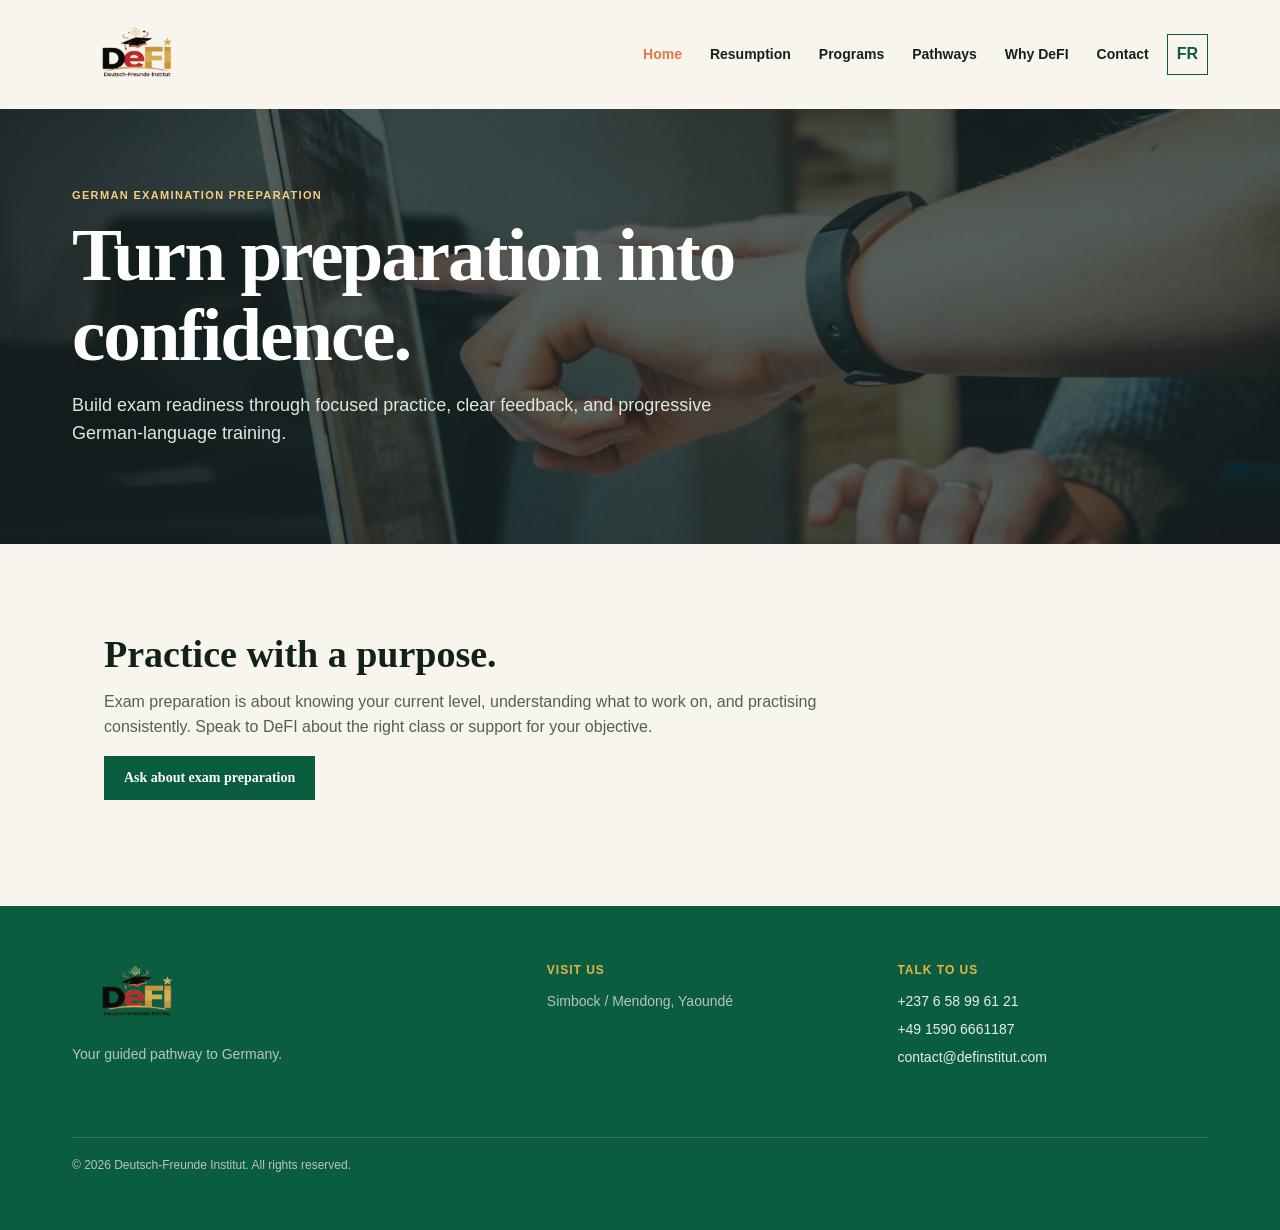
<file: exam-preparation.html>
<!doctype html>
<html lang="en">
  <head>
    <meta charset="UTF-8" />
    <meta name="viewport" content="width=device-width, initial-scale=1.0" />
    <meta
      name="description"
      content="German exam preparation in Yaoundé: focused practice and language guidance from DeFI."
    />
    <title>German Exam Preparation | DeFI Yaoundé</title>
    <link rel="icon" type="image/png" href="assets/images/Capture.png" />
    <link rel="stylesheet" href="styles.css" />
  </head>
  <body>
    <header class="site-header">
      <a class="brand brand-logo" href="index.html" aria-label="DeFI home"
        ><img
          src="assets/images/Capture.png"
          alt="Deutsch-Freunde Institut logo"
      /></a>
      <div class="header-actions">
        <nav class="nav-links" aria-label="Primary navigation">
          <a href="index.html" class="active" data-en="Home" data-fr="Accueil"
            >Home</a
          >
          <a href="resumption.html" data-en="Resumption" data-fr="Rentrée"
            >Resumption</a
          >
          <a href="programs.html" data-en="Programs" data-fr="Programmes"
            >Programs</a
          >
          <a href="pathways.html" data-en="Pathways" data-fr="Parcours"
            >Pathways</a
          >
          <a href="about.html" data-en="Why DeFI" data-fr="Pourquoi DeFI"
            >Why DeFI</a
          >
          <a href="contact.html" data-en="Contact" data-fr="Contact">Contact</a>
        </nav>
        <button
          class="language-toggle"
          type="button"
          aria-label="Switch language"
        >
          FR
        </button>
        <button
          class="menu-button"
          type="button"
          aria-label="Open navigation"
          aria-expanded="false"
        >
          ☰
        </button>
      </div>
    </header>

    <main>
      <section class="inner-hero hero-exam">
        <div>
          <p
            class="eyebrow"
            data-en="German examination preparation"
            data-fr="Préparation aux examens d'allemand"
          >
            German examination preparation
          </p>
          <h1
            data-en="Turn preparation into confidence."
            data-fr="Transformez la préparation en confiance."
          >
            Turn preparation into confidence.
          </h1>
          <p
            data-en="Build exam readiness through focused practice, clear feedback, and progressive German-language training."
            data-fr="Construisez votre préparation aux examens grâce à une pratique ciblée, des retours clairs et une formation progressive en langue allemande."
          >
            Build exam readiness through focused practice, clear feedback, and
            progressive German-language training.
          </p>
        </div>
      </section>
      <section class="content-page">
        <h2
          data-en="Practice with a purpose."
          data-fr="Pratiquez avec un objectif."
        >
          Practice with a purpose.
        </h2>
        <p
          data-en="Exam preparation is about knowing your current level, understanding what to work on, and practising consistently. Speak to DeFI about the right class or support for your objective."
          data-fr="La préparation aux examens consiste à connaître votre niveau actuel, à comprendre sur quoi travailler et à vous entraîner régulièrement. Parlez à DeFI du bon cours ou du soutien approprié à votre objectif."
        >
          Exam preparation is about knowing your current level, understanding
          what to work on, and practising consistently. Speak to DeFI about the
          right class or support for your objective.
        </p>
        <p>
          <a
            class="button button-primary"
            href="contact.html"
            data-en="Ask about exam preparation"
            data-fr="Renseignez-vous sur la préparation aux examens"
            >Ask about exam preparation</a
          >
        </p>
      </section>
    </main>

    <footer>
      <div class="footer-brand">
        <a class="brand brand-logo" href="index.html"
          ><img src="assets/images/Capture.png" alt="DeFI logo"
        /></a>
        <p
          data-en="Your guided pathway to Germany."
          data-fr="Votre parcours accompagné vers l'Allemagne."
        >
          Your guided pathway to Germany.
        </p>
      </div>
      <div>
        <h3 data-en="Visit us" data-fr="Nous trouver">Visit us</h3>
        <p
          data-en="Simbock / Mendong, Yaoundé"
          data-fr="Simbock / Mendong, Yaoundé"
        >
          Simbock / Mendong, Yaoundé
        </p>
      </div>
      <div>
        <h3 data-en="Talk to us" data-fr="Nous contacter">Talk to us</h3>
        <a href="tel:+237658996121">+237 6 58 99 61 21</a>
        <a href="tel:+4915906661187">+49 1590 6661187</a
        ><a href="mailto:contact@definstitut.com">contact@definstitut.com</a>
      </div>
      <p class="copyright">
        © 2026 Deutsch-Freunde Institut. All rights reserved.
      </p>
    </footer>
    <script src="script.js"></script>
  </body>
</html>
</file>
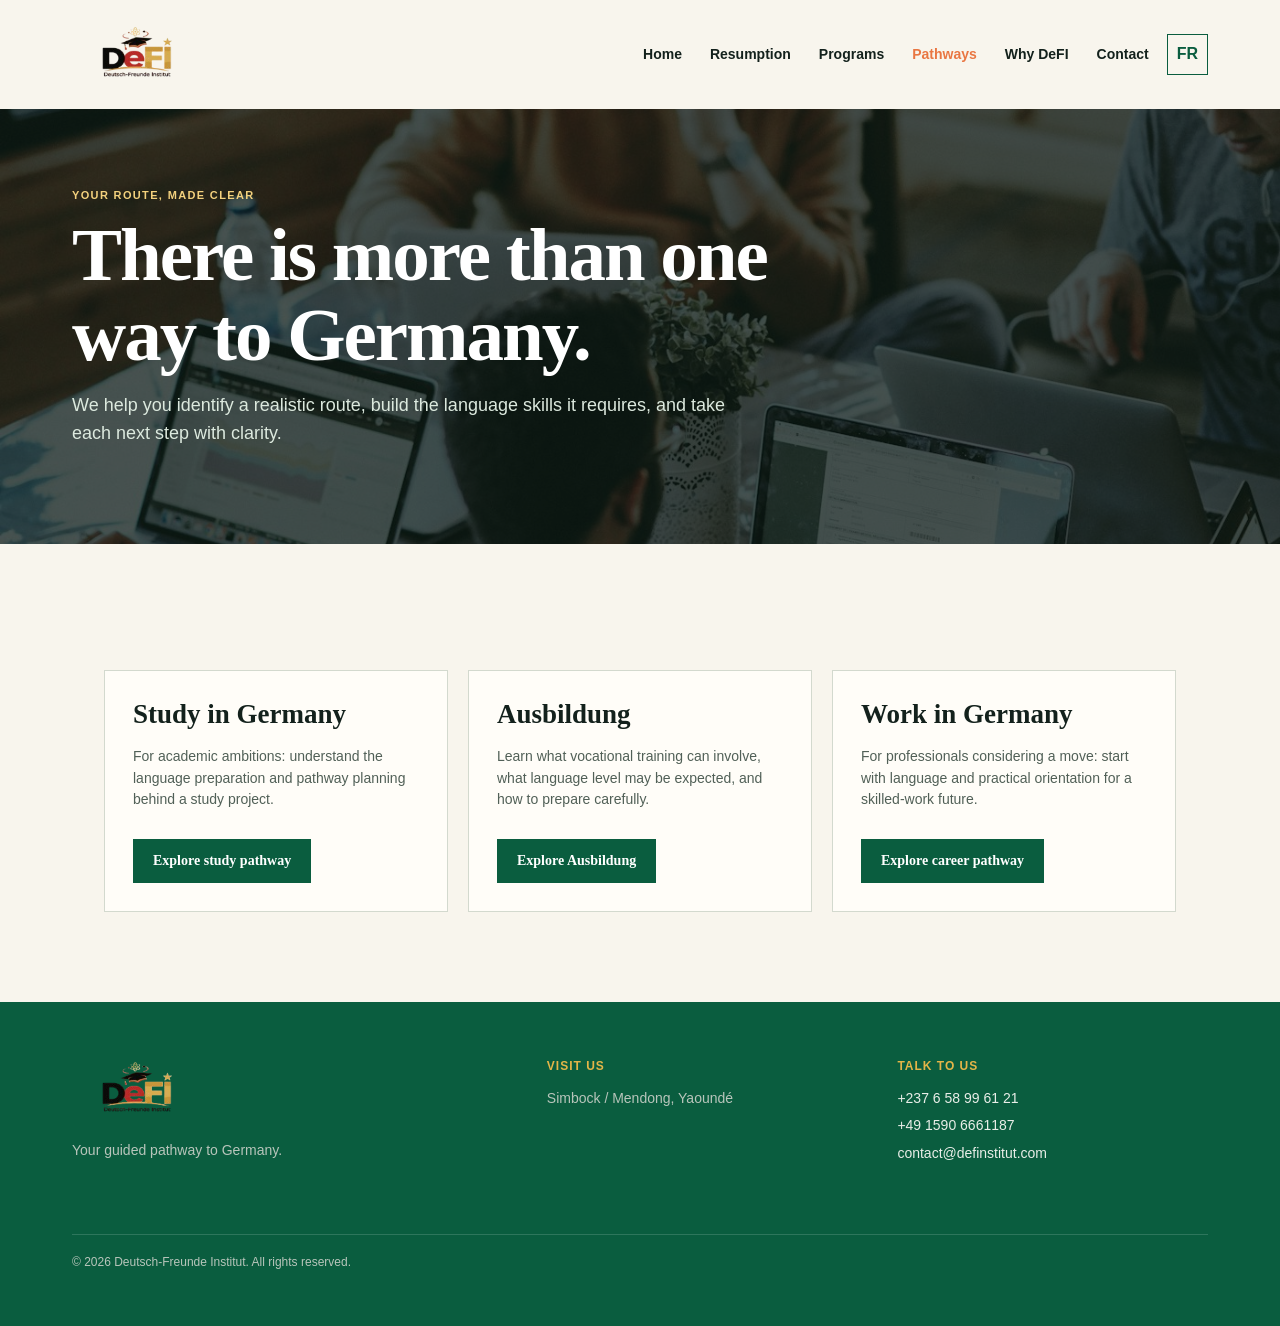
<file: pathways.html>
<!doctype html>
<html lang="en">
  <head>
    <meta charset="UTF-8" />
    <meta name="viewport" content="width=device-width,initial-scale=1.0" />
    <meta
      name="description"
      content="Explore study, Ausbildung and work pathways to Germany with Deutsch-Freunde Institut in Yaoundé, Cameroon."
    />
    <link rel="canonical" href="https://definstitut.com/pathways.html" />
    <title>Germany Pathways | DeFI Yaoundé</title>
    <link rel="icon" type="image/png" href="assets/images/Capture.png" />
    <link rel="stylesheet" href="styles.css" />
  </head>
  <body>
    <header class="site-header">
      <a class="brand brand-logo" href="index.html" aria-label="DeFI home"
        ><img
          src="assets/images/Capture.png"
          alt="Deutsch-Freunde Institut logo"
      /></a>
      <div class="header-actions">
        <nav class="nav-links" aria-label="Primary navigation">
          <a href="index.html" data-en="Home" data-fr="Accueil">Home</a>
          <a href="resumption.html" data-en="Resumption" data-fr="Rentrée"
            >Resumption</a
          >
          <a href="programs.html" data-en="Programs" data-fr="Programmes"
            >Programs</a
          >
          <a
            href="pathways.html"
            class="active"
            data-en="Pathways"
            data-fr="Parcours"
            >Pathways</a
          >
          <a href="about.html" data-en="Why DeFI" data-fr="Pourquoi DeFI"
            >Why DeFI</a
          >
          <a href="contact.html" data-en="Contact" data-fr="Contact">Contact</a>
        </nav>
        <button
          class="language-toggle"
          type="button"
          aria-label="Switch language"
        >
          FR
        </button>
        <button
          class="menu-button"
          type="button"
          aria-label="Open navigation"
          aria-expanded="false"
        >
          ☰
        </button>
      </div>
    </header>
    <main>
      <section class="inner-hero hero-pathways">
        <div>
          <p
            class="eyebrow"
            data-en="Your route, made clear"
            data-fr="Votre voie, clarifiée"
          >
            Your route, made clear
          </p>
          <h1
            data-en="There is more than one way to Germany."
            data-fr="Il y a plus d'une façon d'aller en Allemagne."
          >
            There is more than one way to Germany.
          </h1>
          <p
            data-en="We help you identify a realistic route, build the language skills it requires, and take each next step with clarity."
            data-fr="Nous vous aidons à identifier un parcours réaliste, à développer les compétences linguistiques qu'il nécessite et à avancer à chaque étape avec clarté."
          >
            We help you identify a realistic route, build the language skills it
            requires, and take each next step with clarity.
          </p>
        </div>
      </section>
      <section class="content-page">
        <div class="program-grid">
          <article class="program-card">
            <h2 data-en="Study in Germany" data-fr="Étudier en Allemagne">
              Study in Germany
            </h2>
            <p
              data-en="For academic ambitions: understand the language preparation and pathway planning behind a study project."
              data-fr="Pour les ambitions académiques : comprenez la préparation linguistique et la planification du parcours d'un projet d'études."
            >
              For academic ambitions: understand the language preparation and
              pathway planning behind a study project.
            </p>
            <a
              class="button button-primary"
              href="study-in-germany.html"
              data-en="Explore study pathway"
              data-fr="Découvrir le parcours d'études"
              >Explore study pathway</a
            >
          </article>
          <article class="program-card">
            <h2>Ausbildung</h2>
            <p
              data-en="Learn what vocational training can involve, what language level may be expected, and how to prepare carefully."
              data-fr="Apprenez ce que la formation professionnelle peut impliquer, quel niveau de langue peut être attendu et comment vous préparer avec soin."
            >
              Learn what vocational training can involve, what language level
              may be expected, and how to prepare carefully.
            </p>
            <a
              class="button button-primary"
              href="ausbildung.html"
              data-en="Explore Ausbildung"
              data-fr="Découvrir l'Ausbildung"
              >Explore Ausbildung</a
            >
          </article>
          <article class="program-card">
            <h2 data-en="Work in Germany" data-fr="Travailler en Allemagne">
              Work in Germany
            </h2>
            <p
              data-en="For professionals considering a move: start with language and practical orientation for a skilled-work future."
              data-fr="Pour les professionnels envisageant un déménagement : commencez par la langue et l'orientation pratique pour un avenir de travail qualifié."
            >
              For professionals considering a move: start with language and
              practical orientation for a skilled-work future.
            </p>
            <a
              class="button button-primary"
              href="work-in-germany.html"
              data-en="Explore career pathway"
              data-fr="Découvrir le parcours professionnel"
              >Explore career pathway</a
            >
          </article>
        </div>
      </section>
    </main>
    <footer>
      <div class="footer-brand">
        <a class="brand brand-logo" href="index.html"
          ><img src="assets/images/Capture.png" alt="DeFI logo"
        /></a>
        <p
          data-en="Your guided pathway to Germany."
          data-fr="Votre parcours accompagné vers l'Allemagne."
        >
          Your guided pathway to Germany.
        </p>
      </div>
      <div>
        <h3 data-en="Visit us" data-fr="Nous trouver">Visit us</h3>
        <p
          data-en="Simbock / Mendong, Yaoundé"
          data-fr="Simbock / Mendong, Yaoundé"
        >
          Simbock / Mendong, Yaoundé
        </p>
      </div>
      <div>
        <h3 data-en="Talk to us" data-fr="Nous contacter">Talk to us</h3>
        <a href="tel:+237658996121">+237 6 58 99 61 21</a>
        <a href="tel:+4915906661187">+49 1590 6661187</a
        ><a href="mailto:contact@definstitut.com">contact@definstitut.com</a>
      </div>
      <p class="copyright">
        © 2026 Deutsch-Freunde Institut. All rights reserved.
      </p>
    </footer>
    <script src="script.js"></script>
  </body>
</html>
</file>
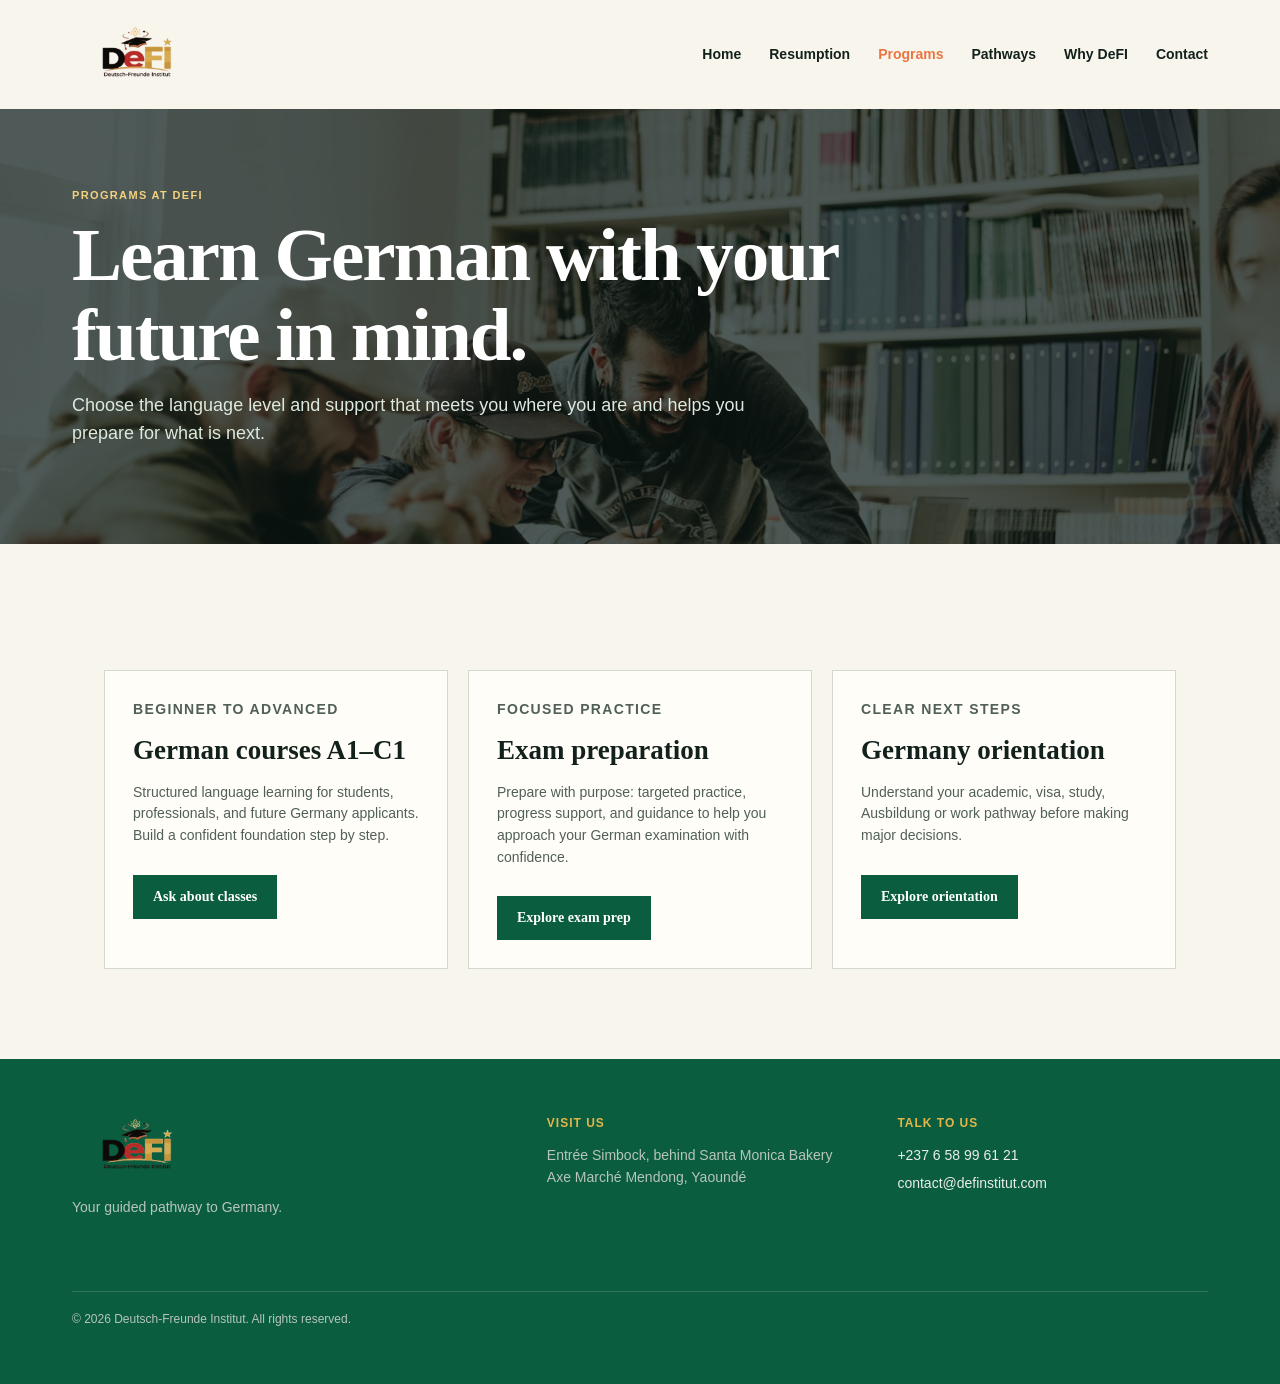
<file: programs.html>
<!doctype html>
<html lang="en">
  <head>
    <meta charset="UTF-8" />
    <meta name="viewport" content="width=device-width, initial-scale=1.0" />
    <meta
      name="description"
      content="German language programs A1 to C1, exam preparation and Germany orientation at DeFI in Yaoundé."
    />
    <link rel="canonical" href="https://definstitut.com/programs.html" />
    <title>German Programs | DeFI Yaoundé</title>
    <link rel="icon" type="image/png" href="assets/images/Capture.png" />
    <link rel="stylesheet" href="styles.css" />
  </head>
  <body>
    <header class="site-header">
      <a class="brand brand-logo" href="index.html" aria-label="DeFI home"
        ><img
          src="assets/images/Capture.png"
          alt="Deutsch-Freunde Institut logo"
      /></a>
      <div class="header-actions">
        <nav class="nav-links" aria-label="Primary navigation">
          <a href="index.html" data-en="Home" data-fr="Accueil">Home</a>
          <a href="resumption.html" data-en="Resumption" data-fr="Rentrée"
            >Resumption</a
          >
          <a
            href="programs.html"
            class="active"
            data-en="Programs"
            data-fr="Programmes"
            >Programs</a
          >
          <a href="pathways.html" data-en="Pathways" data-fr="Parcours"
            >Pathways</a
          >
          <a href="about.html" data-en="Why DeFI" data-fr="Pourquoi DeFI"
            >Why DeFI</a
          >
          <a href="contact.html" data-en="Contact" data-fr="Contact">Contact</a>
        </nav>
        <button
          class="menu-button"
          type="button"
          aria-label="Open navigation"
          aria-expanded="false"
        >
          ☰
        </button>
      </div>
    </header>

    <main>
      <section class="inner-hero hero-programs">
        <div>
          <p
            class="eyebrow"
            data-en="Programs at DeFI"
            data-fr="Programmes chez DeFI"
          >
            Programs at DeFI
          </p>
          <h1
            data-en="Learn German with your future in mind."
            data-fr="Apprenez l'allemand en pensant à votre avenir."
          >
            Learn German with your future in mind.
          </h1>
          <p
            data-en="Choose the language level and support that meets you where you are and helps you prepare for what is next."
            data-fr="Choisissez le niveau de langue et le soutien qui vous correspond et vous aide à préparer votre avenir."
          >
            Choose the language level and support that meets you where you are
            and helps you prepare for what is next.
          </p>
        </div>
      </section>
      <section class="content-page">
        <div class="program-grid">
          <article class="program-card">
            <p
              class="eyebrow"
              data-en="Beginner to advanced"
              data-fr="Débutant à avancé"
            >
              Beginner to advanced
            </p>
            <h2 data-en="German courses A1–C1" data-fr="Cours d'allemand A1–C1">
              German courses A1–C1
            </h2>
            <p
              data-en="Structured language learning for students, professionals, and future Germany applicants. Build a confident foundation step by step."
              data-fr="Apprentissage structuré de la langue pour les étudiants, les professionnels et les futurs candidats en Allemagne. Construisez une base solide étape par étape."
            >
              Structured language learning for students, professionals, and
              future Germany applicants. Build a confident foundation step by
              step.
            </p>
            <a
              class="button button-primary"
              href="contact.html"
              data-en="Ask about classes"
              data-fr="Renseignez-vous sur les cours"
              >Ask about classes</a
            >
          </article>
          <article class="program-card">
            <p
              class="eyebrow"
              data-en="Focused practice"
              data-fr="Pratique ciblée"
            >
              Focused practice
            </p>
            <h2 data-en="Exam preparation" data-fr="Préparation aux examens">
              Exam preparation
            </h2>
            <p
              data-en="Prepare with purpose: targeted practice, progress support, and guidance to help you approach your German examination with confidence."
              data-fr="Préparez-vous avec détermination : pratique ciblée, soutien pédagogique et conseils pour aborder votre examen d'allemand avec confiance."
            >
              Prepare with purpose: targeted practice, progress support, and
              guidance to help you approach your German examination with
              confidence.
            </p>
            <a
              class="button button-primary"
              href="exam-preparation.html"
              data-en="Explore exam prep"
              data-fr="Découvrir la préparation aux examens"
              >Explore exam prep</a
            >
          </article>
          <article class="program-card">
            <p
              class="eyebrow"
              data-en="Clear next steps"
              data-fr="Prochaines étapes claires"
            >
              Clear next steps
            </p>
            <h2
              data-en="Germany orientation"
              data-fr="Orientation vers l'Allemagne"
            >
              Germany orientation
            </h2>
            <p
              data-en="Understand your academic, visa, study, Ausbildung or work pathway before making major decisions."
              data-fr="Comprenez votre parcours académique, de visa, d'études, d'Ausbildung ou professionnel avant de prendre des décisions majeures."
            >
              Understand your academic, visa, study, Ausbildung or work pathway
              before making major decisions.
            </p>
            <a
              class="button button-primary"
              href="visa-orientation.html"
              data-en="Explore orientation"
              data-fr="Découvrir l'orientation"
              >Explore orientation</a
            >
          </article>
        </div>
      </section>
    </main>

    <footer>
      <div class="footer-brand">
        <a class="brand brand-logo" href="index.html"
          ><img src="assets/images/Capture.png" alt="DeFI logo"
        /></a>
        <p
          data-en="Your guided pathway to Germany."
          data-fr="Votre parcours accompagné vers l'Allemagne."
        >
          Your guided pathway to Germany.
        </p>
      </div>
      <div>
        <h3 data-en="Visit us" data-fr="Nous trouver">Visit us</h3>
        <p
          data-en="Entrée Simbock, behind Santa Monica Bakery<br />Axe Marché Mendong, Yaoundé"
          data-fr="Entrée Simbock, derrière la Boulangerie Santa Monica<br />Axe Marché Mendong, Yaoundé"
        >
          Entrée Simbock, behind Santa Monica Bakery<br />Axe Marché Mendong,
          Yaoundé
        </p>
      </div>
      <div>
        <h3 data-en="Talk to us" data-fr="Nous contacter">Talk to us</h3>
        <a href="tel:+237658996121">+237 6 58 99 61 21</a
        ><a href="mailto:contact@definstitut.com">contact@definstitut.com</a>
      </div>
      <p class="copyright">
        © 2026 Deutsch-Freunde Institut. All rights reserved.
      </p>
    </footer>
    <script src="script.js"></script>
  </body>
</html>
</file>
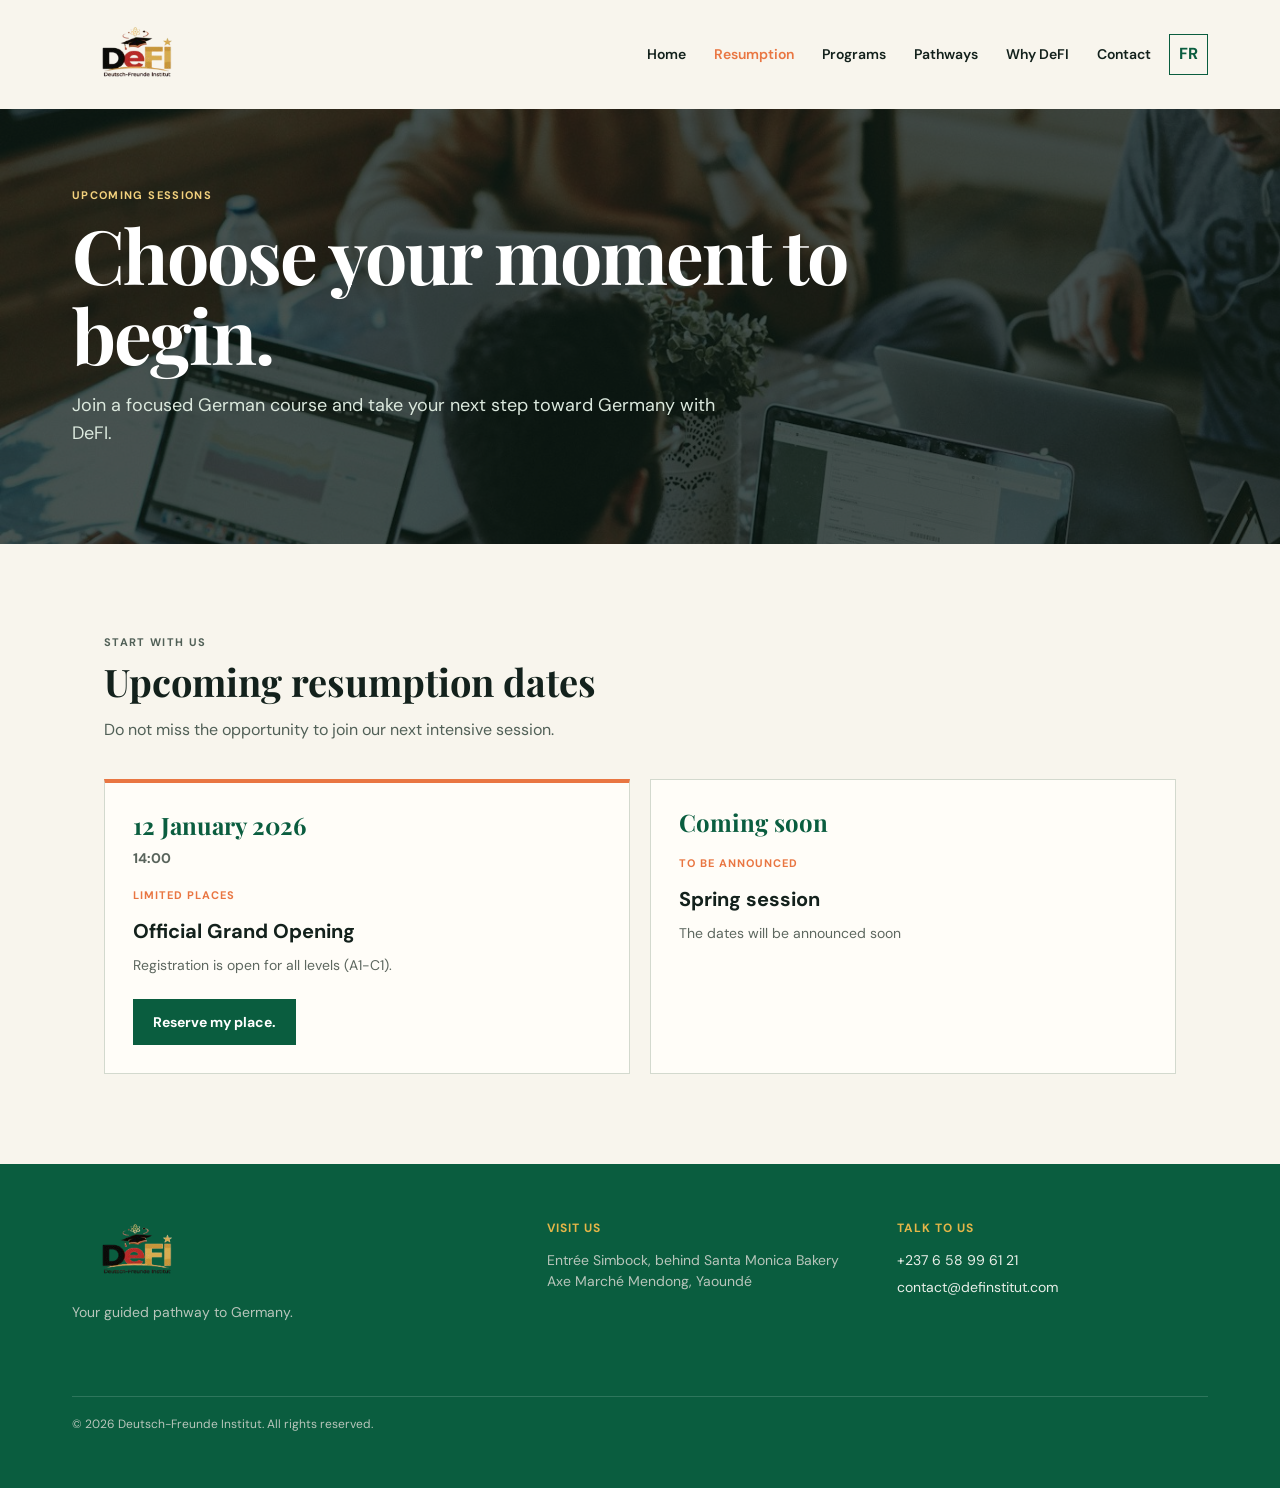
<file: resumption.html>
<!doctype html>
<html lang="en">
  <head>
    <meta charset="UTF-8" />
    <meta name="viewport" content="width=device-width, initial-scale=1.0" />
    <meta
      name="description"
      content="Upcoming German course sessions at Deutsch-Freunde Institut (DeFI) in Yaoundé."
    />
    <title>Resumption DeFI | Deutsch-Freunde Institut</title>
    <link rel="icon" type="image/png" href="assets/images/Capture.png" />
    <link rel="preconnect" href="https://fonts.googleapis.com" />
    <link rel="preconnect" href="https://fonts.gstatic.com" crossorigin />
    <link
      href="https://fonts.googleapis.com/css2?family=DM+Sans:wght@400;500;600;700&family=Playfair+Display:wght@600;700&display=swap"
      rel="stylesheet"
    />
    <link rel="stylesheet" href="styles.css" />
  </head>
  <body>
    <header class="site-header">
      <a class="brand brand-logo" href="index.html" aria-label="DeFI home"
        ><img
          src="assets/images/Capture.png"
          alt="Deutsch-Freunde Institut logo"
      /></a>
      <div class="header-actions">
        <nav class="nav-links" aria-label="Primary navigation">
          <a href="index.html" data-en="Home" data-fr="Accueil">Home</a>
          <a
            href="resumption.html"
            class="active"
            data-en="Resumption"
            data-fr="Rentrée"
            >Resumption</a
          >
          <a href="programs.html" data-en="Programs" data-fr="Programmes"
            >Programs</a
          >
          <a href="pathways.html" data-en="Pathways" data-fr="Parcours"
            >Pathways</a
          >
          <a href="about.html" data-en="Why DeFI" data-fr="Pourquoi DeFI"
            >Why DeFI</a
          >
          <a href="contact.html" data-en="Contact" data-fr="Contact">Contact</a>
        </nav>
        <button
          class="language-toggle"
          type="button"
          aria-label="Switch language"
        >
          FR
        </button>
        <button
          class="menu-button"
          type="button"
          aria-label="Open navigation"
          aria-expanded="false"
        >
          ☰
        </button>
      </div>
    </header>

    <main>
      <section class="inner-hero hero-resumption">
        <div>
          <p
            class="eyebrow"
            data-en="Upcoming sessions"
            data-fr="Prochaines rentrées"
          >
            Upcoming sessions
          </p>
          <h1
            data-en="Choose your moment to begin."
            data-fr="Choisissez le moment de commencer."
          >
            Choose your moment to begin.
          </h1>
          <p
            data-en="Join a focused German course and take your next step toward Germany with DeFI."
            data-fr="Rejoignez un cours d'allemand ciblé et franchissez votre prochaine étape vers l'Allemagne avec DeFI."
          >
            Join a focused German course and take your next step toward Germany
            with DeFI.
          </p>
        </div>
      </section>
      <section class="content-page intake-section" id="intakes">
        <p
          class="eyebrow"
          data-en="Start with us"
          data-fr="Commencez avec nous"
        >
          Start with us
        </p>
        <h2
          data-en="Upcoming resumption dates"
          data-fr="Prochaines dates de rentrée"
        >
          Upcoming resumption dates
        </h2>
        <p
          data-en="Do not miss the opportunity to join our next intensive session."
          data-fr="Ne manquez pas l'opportunité de rejoindre notre prochaine session intensive."
        >
          Do not miss the opportunity to join our next intensive session.
        </p>
        <div class="intake-grid">
          <article class="intake-card featured">
            <div
              class="intake-date"
              data-en="12 January 2026"
              data-fr="12 Janvier 2026"
            >
              12 January 2026
            </div>
            <div class="intake-time" data-en="14:00" data-fr="14:00">14:00</div>
            <div
              class="intake-status"
              data-en="Limited places"
              data-fr="Places limitées"
            >
              Limited places
            </div>
            <h3
              data-en="Official Grand Opening"
              data-fr="Grande Ouverture Officielle"
            >
              Official Grand Opening
            </h3>
            <p
              data-en="Registration is open for all levels (A1-C1)."
              data-fr="Inscriptions ouvertes pour tous les niveaux (A1 - C1)."
            >
              Registration is open for all levels (A1-C1).
            </p>
            <a
              href="https://wa.me/237658996121"
              class="button button-primary"
              data-en="Reserve my place."
              data-fr="Réserver ma place."
              >Reserve my place</a
            >
          </article>
          <article class="intake-card">
            <div class="intake-date" data-en="Coming soon" data-fr="À venir">
              Coming soon
            </div>
            <div
              class="intake-status"
              data-en="To be announced"
              data-fr="À annoncer"
            >
              To be announced
            </div>
            <h3 data-en="Spring session" data-fr="Session de Printemps">
              Spring session
            </h3>
            <p
              data-en="The dates will be announced soon"
              data-fr="Les dates seront annoncées prochainement."
            >
              The dates will be announced soon.
            </p>
          </article>
        </div>
      </section>
    </main>

    <footer>
      <div class="footer-brand">
        <a class="brand brand-logo" href="index.html"
          ><img src="assets/images/Capture.png" alt="DeFI logo"
        /></a>
        <p
          data-en="Your guided pathway to Germany."
          data-fr="Votre parcours accompagné vers l'Allemagne."
        >
          Your guided pathway to Germany.
        </p>
      </div>
      <div>
        <h3 data-en="Visit us" data-fr="Nous trouver">Visit us</h3>
        <p
          data-en="Entrée Simbock, behind Santa Monica Bakery<br />Axe Marché Mendong, Yaoundé"
          data-fr="Entrée Simbock, derrière la Boulangerie Santa Monica<br />Axe Marché Mendong, Yaoundé"
        >
          Entrée Simbock, behind Santa Monica Bakery<br />Axe Marché Mendong,
          Yaoundé
        </p>
      </div>
      <div>
        <h3 data-en="Talk to us" data-fr="Nous contacter">Talk to us</h3>
        <a href="tel:+237658996121">+237 6 58 99 61 21</a>
        <a href="mailto:contact@definstitut.com">contact@definstitut.com</a>
      </div>
      <p class="copyright">
        © 2026 Deutsch-Freunde Institut. All rights reserved.
      </p>
    </footer>
    <script src="script.js"></script>
  </body>
</html>
</file>
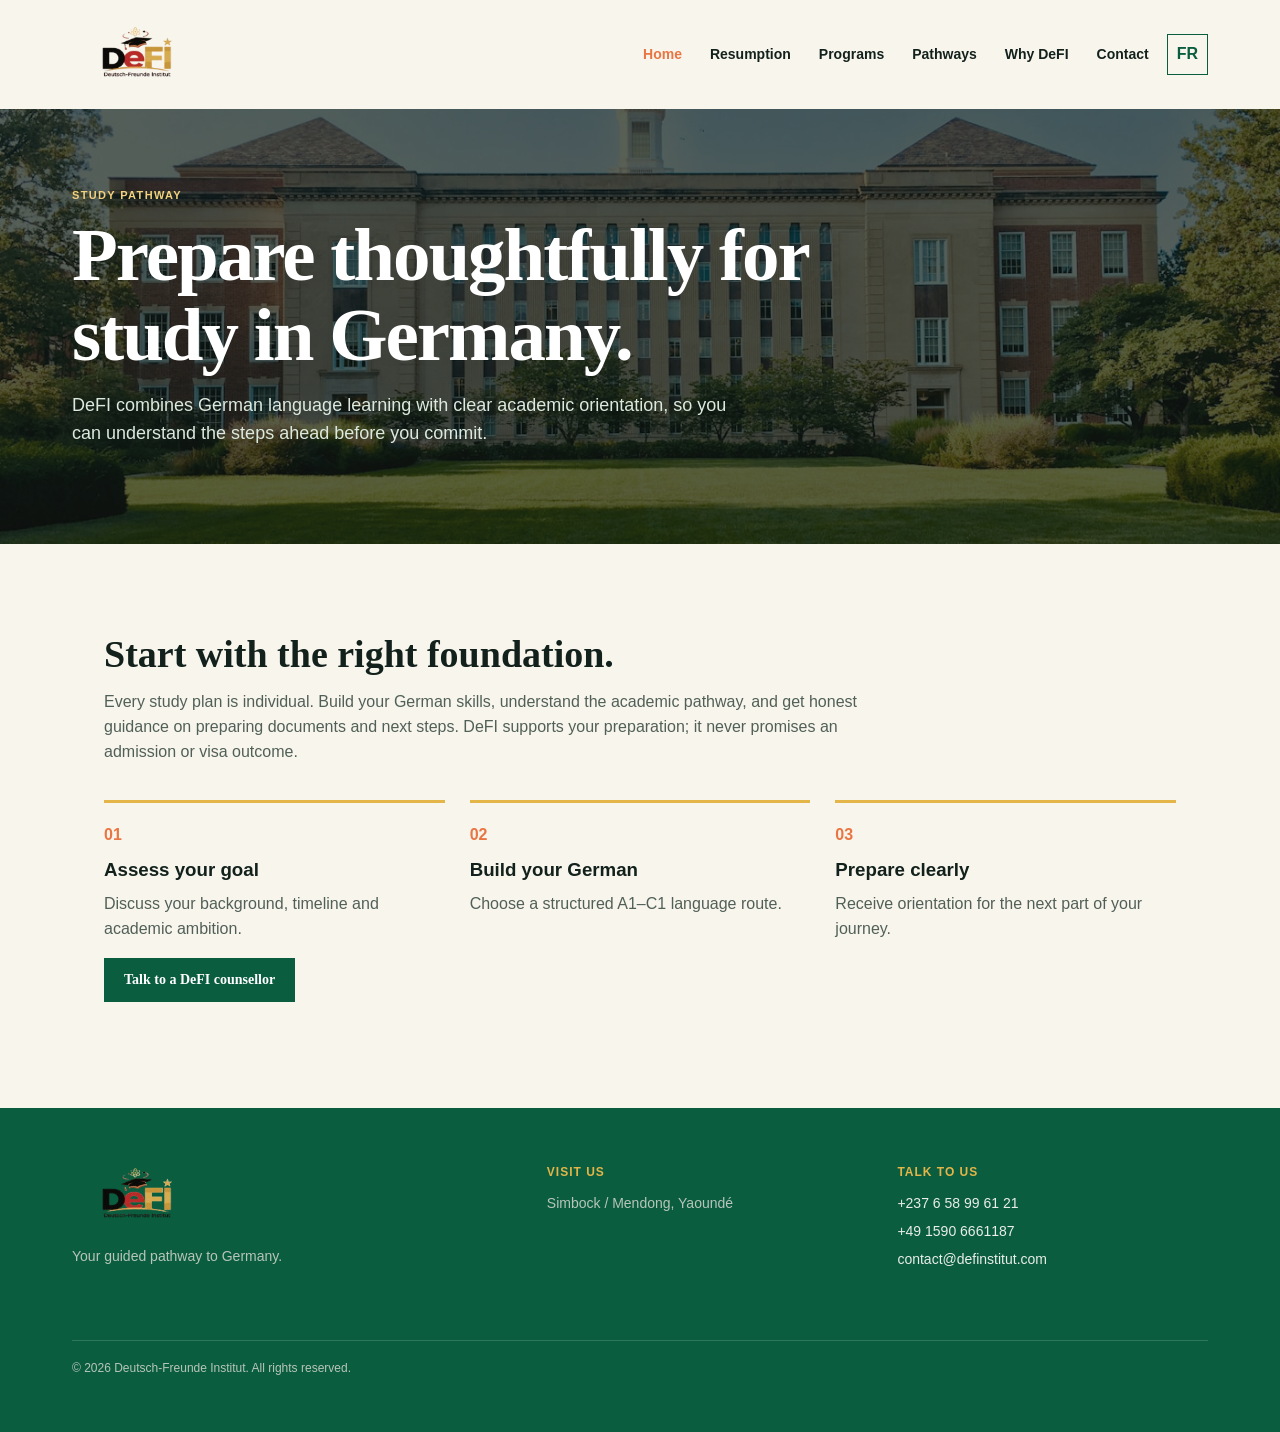
<file: study-in-germany.html>
<!doctype html>
<html lang="en">
  <head>
    <meta charset="UTF-8" />
    <meta name="viewport" content="width=device-width, initial-scale=1.0" />
    <meta
      name="description"
      content="Study in Germany preparation from Yaoundé: German courses and academic orientation with DeFI."
    />
    <title>Study in Germany from Cameroon | DeFI</title>
    <link rel="icon" type="image/png" href="assets/images/Capture.png" />
    <link rel="stylesheet" href="styles.css" />
  </head>
  <body>
    <header class="site-header">
      <a class="brand brand-logo" href="index.html" aria-label="DeFI home"
        ><img
          src="assets/images/Capture.png"
          alt="Deutsch-Freunde Institut logo"
      /></a>
      <div class="header-actions">
        <nav class="nav-links" aria-label="Primary navigation">
          <a href="index.html" class="active" data-en="Home" data-fr="Accueil"
            >Home</a
          >
          <a href="resumption.html" data-en="Resumption" data-fr="Rentrée"
            >Resumption</a
          >
          <a href="programs.html" data-en="Programs" data-fr="Programmes"
            >Programs</a
          >
          <a href="pathways.html" data-en="Pathways" data-fr="Parcours"
            >Pathways</a
          >
          <a href="about.html" data-en="Why DeFI" data-fr="Pourquoi DeFI"
            >Why DeFI</a
          >
          <a href="contact.html" data-en="Contact" data-fr="Contact">Contact</a>
        </nav>
        <button
          class="language-toggle"
          type="button"
          aria-label="Switch language"
        >
          FR
        </button>
        <button
          class="menu-button"
          type="button"
          aria-label="Open navigation"
          aria-expanded="false"
        >
          ☰
        </button>
      </div>
    </header>

    <main>
      <section class="inner-hero hero-study">
        <div>
          <p
            class="eyebrow"
            data-en="Study pathway"
            data-fr="Parcours d'études"
          >
            Study pathway
          </p>
          <h1
            data-en="Prepare thoughtfully for study in Germany."
            data-fr="Préparez-vous consciemment pour étudier en Allemagne."
          >
            Prepare thoughtfully for study in Germany.
          </h1>
          <p
            data-en="DeFI combines German language learning with clear academic orientation, so you can understand the steps ahead before you commit."
            data-fr="DeFI combine l'apprentissage de la langue allemande avec une orientation académique claire, pour que vous puissiez comprendre les étapes à venir avant de vous engager."
          >
            DeFI combines German language learning with clear academic
            orientation, so you can understand the steps ahead before you
            commit.
          </p>
        </div>
      </section>
      <section class="content-page">
        <h2
          data-en="Start with the right foundation."
          data-fr="Commencez par la bonne base."
        >
          Start with the right foundation.
        </h2>
        <p
          data-en="Every study plan is individual. Build your German skills, understand the academic pathway, and get honest guidance on preparing documents and next steps. DeFI supports your preparation; it never promises an admission or visa outcome."
          data-fr="Chaque plan d'études est individuel. Développez vos compétences en allemand, comprenez le parcours académique et recevez des conseils honnêtes sur la préparation des documents et les prochaines étapes. DeFI soutient votre préparation ; il ne promet jamais une admission ou un résultat de visa."
        >
          Every study plan is individual. Build your German skills, understand
          the academic pathway, and get honest guidance on preparing documents
          and next steps. DeFI supports your preparation; it never promises an
          admission or visa outcome.
        </p>
        <div class="steps">
          <div class="step">
            <h3 data-en="Assess your goal" data-fr="Évaluez votre objectif">
              Assess your goal
            </h3>
            <p
              data-en="Discuss your background, timeline and academic ambition."
              data-fr="Discutez de votre contexte, de votre calendrier et de votre ambition académique."
            >
              Discuss your background, timeline and academic ambition.
            </p>
          </div>
          <div class="step">
            <h3 data-en="Build your German" data-fr="Développez votre allemand">
              Build your German
            </h3>
            <p
              data-en="Choose a structured A1–C1 language route."
              data-fr="Choisissez un parcours linguistique structuré A1–C1."
            >
              Choose a structured A1–C1 language route.
            </p>
          </div>
          <div class="step">
            <h3 data-en="Prepare clearly" data-fr="Préparez-vous clairement">
              Prepare clearly
            </h3>
            <p
              data-en="Receive orientation for the next part of your journey."
              data-fr="Recevez une orientation pour la prochaine partie de votre parcours."
            >
              Receive orientation for the next part of your journey.
            </p>
          </div>
        </div>
        <p>
          <a
            class="button button-primary"
            href="contact.html"
            data-en="Talk to a DeFI counsellor"
            data-fr="Parlez à un conseiller DeFI"
            >Talk to a DeFI counsellor</a
          >
        </p>
      </section>
    </main>

    <footer>
      <div class="footer-brand">
        <a class="brand brand-logo" href="index.html"
          ><img src="assets/images/Capture.png" alt="DeFI logo"
        /></a>
        <p
          data-en="Your guided pathway to Germany."
          data-fr="Votre parcours accompagné vers l'Allemagne."
        >
          Your guided pathway to Germany.
        </p>
      </div>
      <div>
        <h3 data-en="Visit us" data-fr="Nous trouver">Visit us</h3>
        <p
          data-en="Simbock / Mendong, Yaoundé"
          data-fr="Simbock / Mendong, Yaoundé"
        >
          Simbock / Mendong, Yaoundé
        </p>
      </div>
      <div>
        <h3 data-en="Talk to us" data-fr="Nous contacter">Talk to us</h3>
        <a href="tel:+237658996121">+237 6 58 99 61 21</a>
        <a href="tel:+4915906661187">+49 1590 6661187</a
        ><a href="mailto:contact@definstitut.com">contact@definstitut.com</a>
      </div>
      <p class="copyright">
        © 2026 Deutsch-Freunde Institut. All rights reserved.
      </p>
    </footer>
    <script src="script.js"></script>
  </body>
</html>
</file>
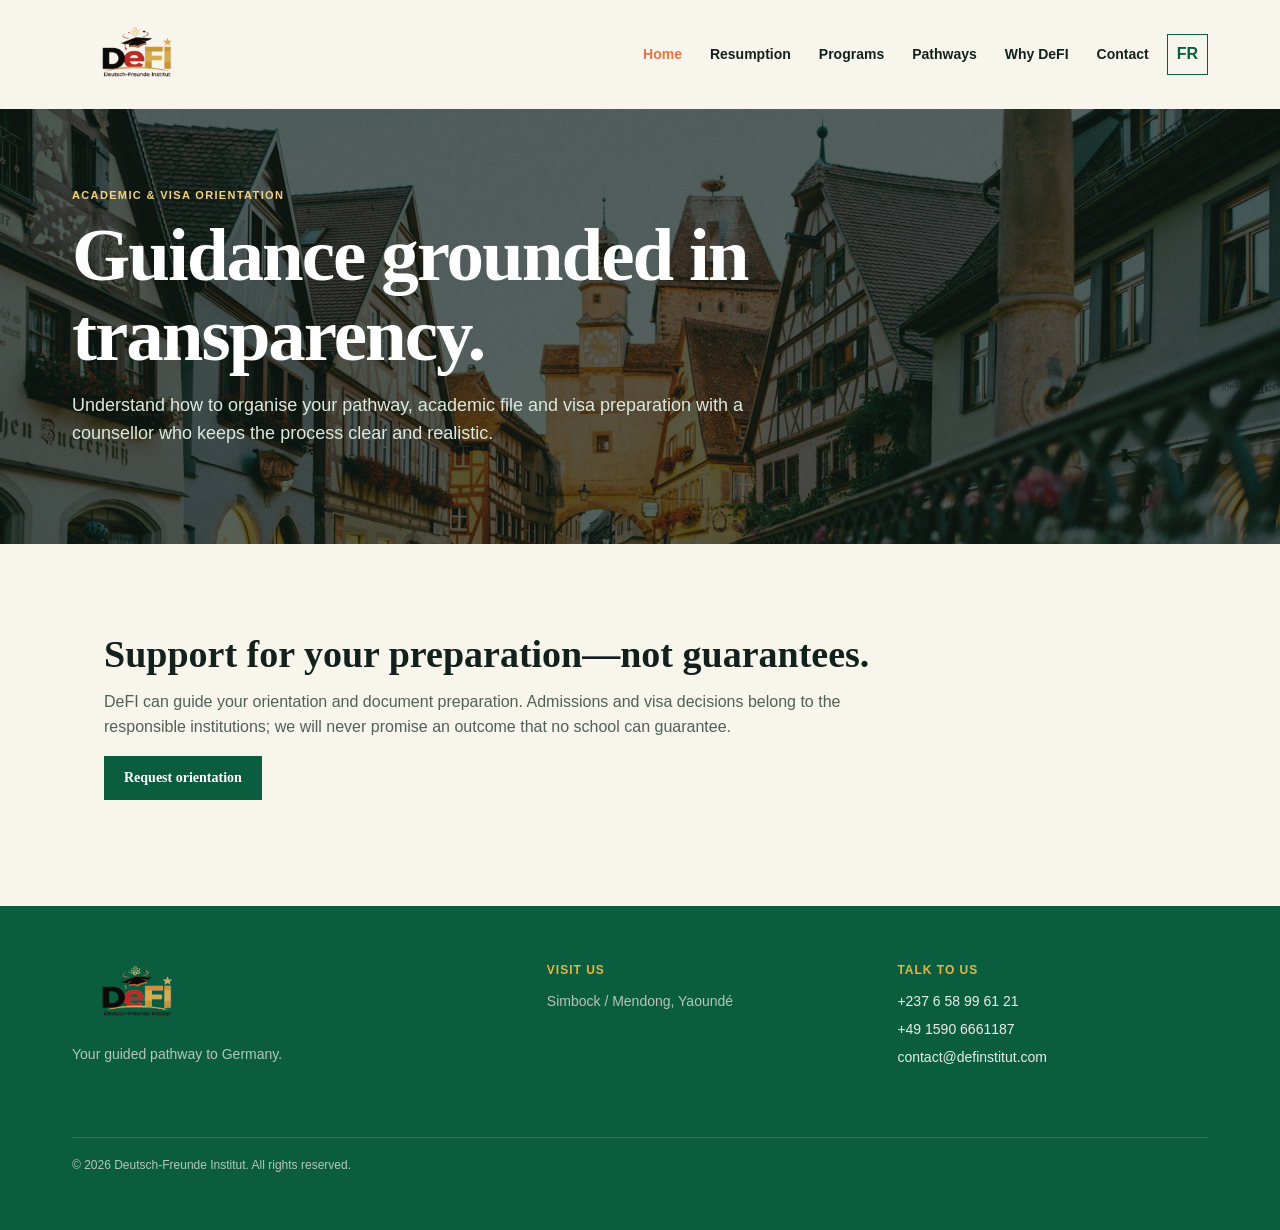
<file: visa-orientation.html>
<!doctype html>
<html lang="en">
  <head>
    <meta charset="UTF-8" />
    <meta name="viewport" content="width=device-width, initial-scale=1.0" />
    <meta
      name="description"
      content="Germany academic and visa orientation in Yaoundé with Deutsch-Freunde Institut. Transparent guidance for your preparation."
    />
    <title>Germany Visa & Academic Orientation | DeFI</title>
    <link rel="icon" type="image/png" href="assets/images/Capture.png" />
    <link rel="stylesheet" href="styles.css" />
  </head>
  <body>
    <header class="site-header">
      <a class="brand brand-logo" href="index.html" aria-label="DeFI home"
        ><img
          src="assets/images/Capture.png"
          alt="Deutsch-Freunde Institut logo"
      /></a>
      <div class="header-actions">
        <nav class="nav-links" aria-label="Primary navigation">
          <a href="index.html" class="active" data-en="Home" data-fr="Accueil"
            >Home</a
          >
          <a href="resumption.html" data-en="Resumption" data-fr="Rentrée"
            >Resumption</a
          >
          <a href="programs.html" data-en="Programs" data-fr="Programmes"
            >Programs</a
          >
          <a href="pathways.html" data-en="Pathways" data-fr="Parcours"
            >Pathways</a
          >
          <a href="about.html" data-en="Why DeFI" data-fr="Pourquoi DeFI"
            >Why DeFI</a
          >
          <a href="contact.html" data-en="Contact" data-fr="Contact">Contact</a>
        </nav>
        <button
          class="language-toggle"
          type="button"
          aria-label="Switch language"
        >
          FR
        </button>
        <button
          class="menu-button"
          type="button"
          aria-label="Open navigation"
          aria-expanded="false"
        >
          ☰
        </button>
      </div>
    </header>

    <main>
      <section class="inner-hero hero-visa">
        <div>
          <p
            class="eyebrow"
            data-en="Academic & visa orientation"
            data-fr="Orientation académique et visa"
          >
            Academic & visa orientation
          </p>
          <h1
            data-en="Guidance grounded in transparency."
            data-fr="Conseils ancrés dans la transparence."
          >
            Guidance grounded in transparency.
          </h1>
          <p
            data-en="Understand how to organise your pathway, academic file and visa preparation with a counsellor who keeps the process clear and realistic."
            data-fr="Comprenez comment organiser votre parcours, votre dossier académique et votre préparation de visa avec un conseiller qui garde le processus clair et réaliste."
          >
            Understand how to organise your pathway, academic file and visa
            preparation with a counsellor who keeps the process clear and
            realistic.
          </p>
        </div>
      </section>
      <section class="content-page">
        <h2
          data-en="Support for your preparation—not guarantees."
          data-fr="Soutien pour votre préparation, pas des garanties."
        >
          Support for your preparation—not guarantees.
        </h2>
        <p
          data-en="DeFI can guide your orientation and document preparation. Admissions and visa decisions belong to the responsible institutions; we will never promise an outcome that no school can guarantee."
          data-fr="DeFI peut guider votre orientation et la préparation de vos documents. Les décisions d'admission et de visa appartiennent aux institutions compétentes ; nous ne promettrons jamais un résultat qu'aucune école ne peut garantir."
        >
          DeFI can guide your orientation and document preparation. Admissions
          and visa decisions belong to the responsible institutions; we will
          never promise an outcome that no school can guarantee.
        </p>
        <p>
          <a
            class="button button-primary"
            href="contact.html"
            data-en="Request orientation"
            data-fr="Demander une orientation"
            >Request orientation</a
          >
        </p>
      </section>
    </main>

    <footer>
      <div class="footer-brand">
        <a class="brand brand-logo" href="index.html"
          ><img src="assets/images/Capture.png" alt="DeFI logo"
        /></a>
        <p
          data-en="Your guided pathway to Germany."
          data-fr="Votre parcours accompagné vers l'Allemagne."
        >
          Your guided pathway to Germany.
        </p>
      </div>
      <div>
        <h3 data-en="Visit us" data-fr="Nous trouver">Visit us</h3>
        <p
          data-en="Simbock / Mendong, Yaoundé"
          data-fr="Simbock / Mendong, Yaoundé"
        >
          Simbock / Mendong, Yaoundé
        </p>
      </div>
      <div>
        <h3 data-en="Talk to us" data-fr="Nous contacter">Talk to us</h3>
        <a href="tel:+237658996121">+237 6 58 99 61 21</a>
        <a href="tel:+4915906661187">+49 1590 6661187</a
        ><a href="mailto:contact@definstitut.com">contact@definstitut.com</a>
      </div>
      <p class="copyright">
        © 2026 Deutsch-Freunde Institut. All rights reserved.
      </p>
    </footer>
    <script src="script.js"></script>
  </body>
</html>
</file>
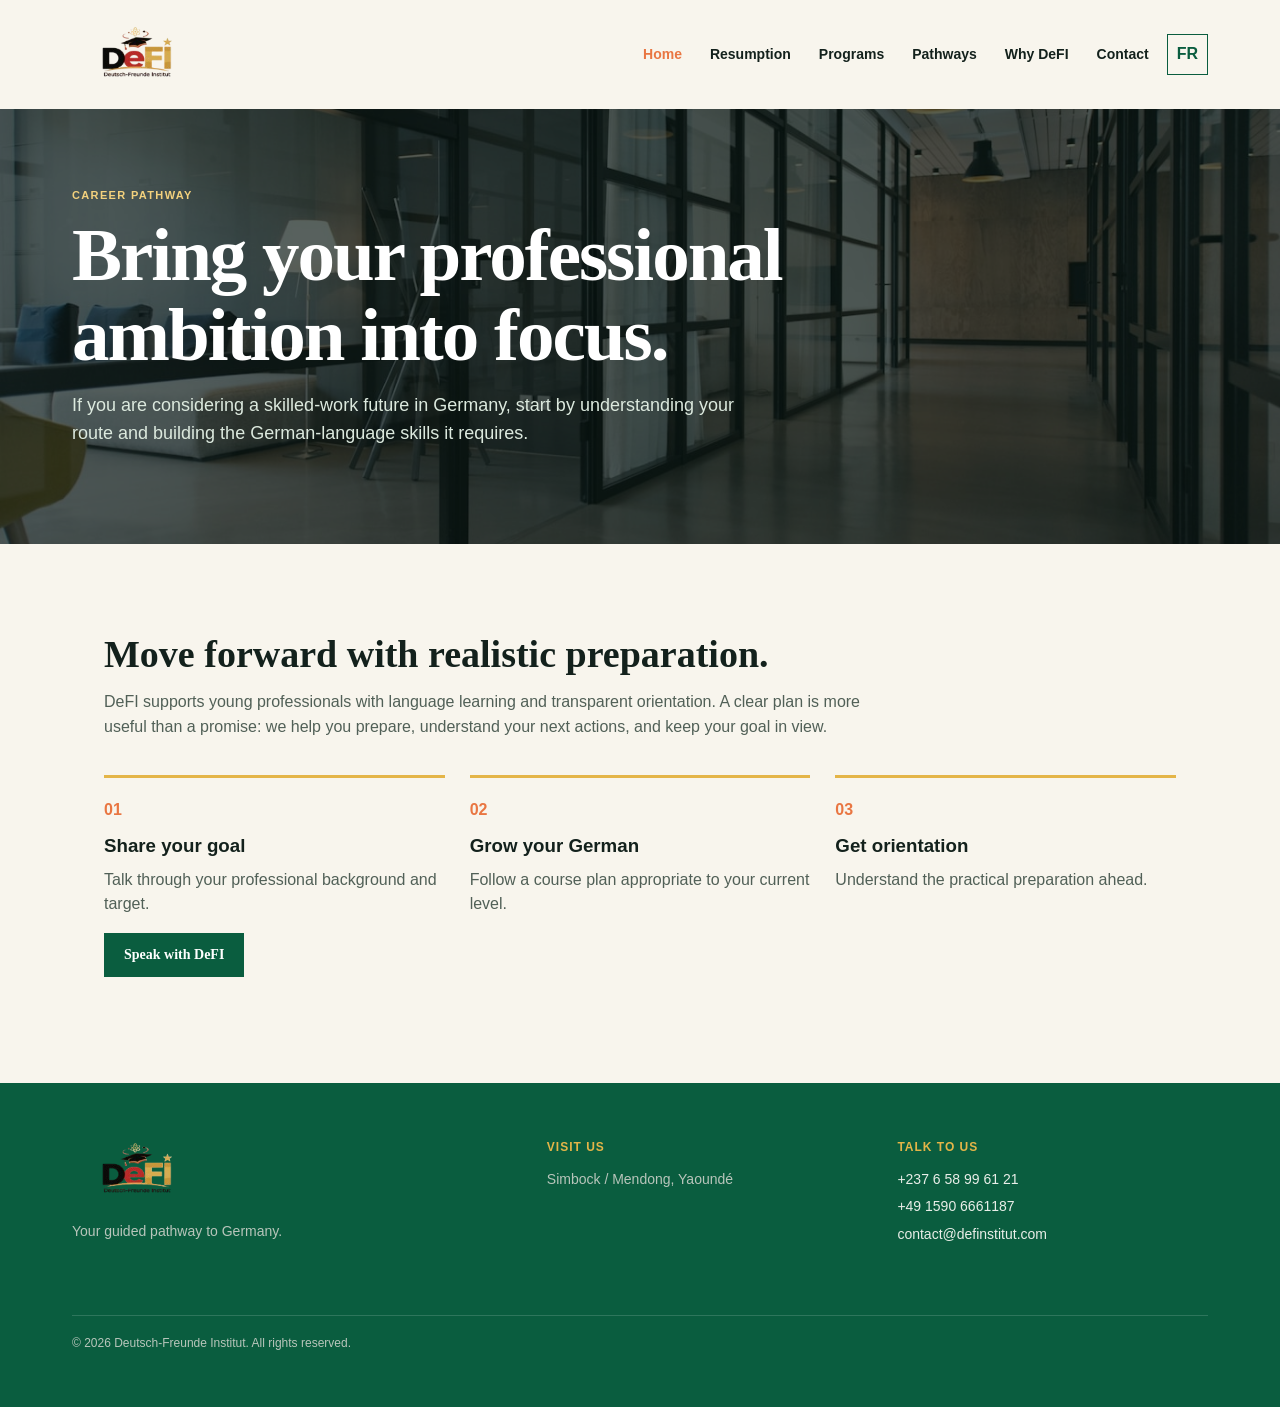
<file: work-in-germany.html>
<!doctype html>
<html lang="en">
  <head>
    <meta charset="UTF-8" />
    <meta name="viewport" content="width=device-width, initial-scale=1.0" />
    <meta
      name="description"
      content="Prepare for a skilled-work pathway to Germany with German language courses and orientation from DeFI Yaoundé."
    />
    <title>Work in Germany | DeFI Yaoundé</title>
    <link rel="icon" type="image/png" href="assets/images/Capture.png" />
    <link rel="stylesheet" href="styles.css" />
  </head>
  <body>
    <header class="site-header">
      <a class="brand brand-logo" href="index.html" aria-label="DeFI home"
        ><img
          src="assets/images/Capture.png"
          alt="Deutsch-Freunde Institut logo"
      /></a>
      <div class="header-actions">
        <nav class="nav-links" aria-label="Primary navigation">
          <a href="index.html" class="active" data-en="Home" data-fr="Accueil"
            >Home</a
          >
          <a href="resumption.html" data-en="Resumption" data-fr="Rentrée"
            >Resumption</a
          >
          <a href="programs.html" data-en="Programs" data-fr="Programmes"
            >Programs</a
          >
          <a href="pathways.html" data-en="Pathways" data-fr="Parcours"
            >Pathways</a
          >
          <a href="about.html" data-en="Why DeFI" data-fr="Pourquoi DeFI"
            >Why DeFI</a
          >
          <a href="contact.html" data-en="Contact" data-fr="Contact">Contact</a>
        </nav>
        <button
          class="language-toggle"
          type="button"
          aria-label="Switch language"
        >
          FR
        </button>
        <button
          class="menu-button"
          type="button"
          aria-label="Open navigation"
          aria-expanded="false"
        >
          ☰
        </button>
      </div>
    </header>

    <main>
      <section class="inner-hero hero-work">
        <div>
          <p
            class="eyebrow"
            data-en="Career pathway"
            data-fr="Parcours professionnel"
          >
            Career pathway
          </p>
          <h1
            data-en="Bring your professional ambition into focus."
            data-fr="Concentrez votre ambition professionnelle."
          >
            Bring your professional ambition into focus.
          </h1>
          <p
            data-en="If you are considering a skilled-work future in Germany, start by understanding your route and building the German-language skills it requires."
            data-fr="Si vous envisagez un avenir de travail qualifié en Allemagne, commencez par comprendre votre parcours et développer les compétences linguistiques en allemand qu'il nécessite."
          >
            If you are considering a skilled-work future in Germany, start by
            understanding your route and building the German-language skills it
            requires.
          </p>
        </div>
      </section>
      <section class="content-page">
        <h2
          data-en="Move forward with realistic preparation."
          data-fr="Avancez avec une préparation réaliste."
        >
          Move forward with realistic preparation.
        </h2>
        <p
          data-en="DeFI supports young professionals with language learning and transparent orientation. A clear plan is more useful than a promise: we help you prepare, understand your next actions, and keep your goal in view."
          data-fr="DeFI soutient les jeunes professionnels dans l'apprentissage des langues et l'orientation transparente. Un plan clair est plus utile qu'une promesse : nous vous aidons à vous préparer, à comprendre vos prochaines actions et à garder votre objectif en vue."
        >
          DeFI supports young professionals with language learning and
          transparent orientation. A clear plan is more useful than a promise:
          we help you prepare, understand your next actions, and keep your goal
          in view.
        </p>
        <div class="steps">
          <div class="step">
            <h3 data-en="Share your goal" data-fr="Partagez votre objectif">
              Share your goal
            </h3>
            <p
              data-en="Talk through your professional background and target."
              data-fr="Parlez de votre expérience professionnelle et de vos objectifs."
            >
              Talk through your professional background and target.
            </p>
          </div>
          <div class="step">
            <h3 data-en="Grow your German" data-fr="Développez votre allemand">
              Grow your German
            </h3>
            <p
              data-en="Follow a course plan appropriate to your current level."
              data-fr="Suivez un plan de cours adapté à votre niveau actuel."
            >
              Follow a course plan appropriate to your current level.
            </p>
          </div>
          <div class="step">
            <h3 data-en="Get orientation" data-fr="Obtenez une orientation">
              Get orientation
            </h3>
            <p
              data-en="Understand the practical preparation ahead."
              data-fr="Comprenez la préparation pratique à l'avance."
            >
              Understand the practical preparation ahead.
            </p>
          </div>
        </div>
        <p>
          <a
            class="button button-primary"
            href="contact.html"
            data-en="Speak with DeFI"
            data-fr="Parlez avec DeFI"
            >Speak with DeFI</a
          >
        </p>
      </section>
    </main>

    <footer>
      <div class="footer-brand">
        <a class="brand brand-logo" href="index.html"
          ><img src="assets/images/Capture.png" alt="DeFI logo"
        /></a>
        <p
          data-en="Your guided pathway to Germany."
          data-fr="Votre parcours accompagné vers l'Allemagne."
        >
          Your guided pathway to Germany.
        </p>
      </div>
      <div>
        <h3 data-en="Visit us" data-fr="Nous trouver">Visit us</h3>
        <p
          data-en="Simbock / Mendong, Yaoundé"
          data-fr="Simbock / Mendong, Yaoundé"
        >
          Simbock / Mendong, Yaoundé
        </p>
      </div>
      <div>
        <h3 data-en="Talk to us" data-fr="Nous contacter">Talk to us</h3>
        <a href="tel:+237658996121">+237 6 58 99 61 21</a>
        <a href="tel:+4915906661187">+49 1590 6661187</a
        ><a href="mailto:contact@definstitut.com">contact@definstitut.com</a>
      </div>
      <p class="copyright">
        © 2026 Deutsch-Freunde Institut. All rights reserved.
      </p>
    </footer>
    <script src="script.js"></script>
  </body>
</html>
</file>
<file: styles.css>
:root {
  --ink: #13211c;
  --forest: #0a5d3f;
  --mint: #dcebdc;
  --cream: #f8f5ed;
  --gold: #e4b548;
  --orange: #e97642;
  --line: #d3d9ce;
}
* {
  box-sizing: border-box;
}
html {
  scroll-behavior: smooth;
}
body {
  margin: 0;
  background: var(--cream);
  color: var(--ink);
  font:
    16px/1.55 "DM Sans",
    sans-serif;
}
h1,
h2,
h3,
p {
  margin-top: 0;
}
h1,
h2 {
  font-family: "Playfair Display", serif;
  line-height: 1.06;
}
a {
  color: inherit;
  text-decoration: none;
}
.site-header {
  position: sticky;
  top: 0;
  z-index: 10;
  display: flex;
  align-items: center;
  justify-content: space-between;
  max-width: 1200px;
  margin: auto;
  padding: 22px 32px;
  background: var(--cream);
}
.brand {
  display: grid;
  grid-template-columns: auto auto;
  align-items: baseline;
  font-size: 29px;
  line-height: 0.7;
  letter-spacing: -2px;
}
.brand span {
  color: var(--orange);
}
.brand b {
  color: var(--forest);
}
.brand small {
  grid-column: 1/-1;
  font: 600 8px/1.2 "DM Sans";
  letter-spacing: 1.25px;
  text-transform: uppercase;
  margin-top: 5px;
}
.header-actions {
  display: flex;
  align-items: center;
  gap: 18px;
}
.nav-links {
  display: flex;
  align-items: center;
  gap: 28px;
  font-size: 14px;
  font-weight: 600;
}
.nav-links a {
  transition: color 0.2s ease;
}
.nav-links a:hover,
.nav-links a.active,
.text-link:hover {
  color: var(--orange);
}
.language-toggle,
.menu-button {
  font: inherit;
  border: 1px solid var(--forest);
  background: transparent;
  color: var(--forest);
  cursor: pointer;
}
.language-toggle {
  padding: 7px 9px;
  font-weight: 700;
}
.menu-button {
  display: none;
  padding: 6px 9px;
}
.hero {
  position: relative;
  overflow: hidden;
  min-height: 540px;
  width: 100%;
  margin: 0;
  padding: 68px max(32px, calc((100% - 1136px) / 2)) 60px;
  display: grid;
  grid-template-columns: 1.3fr 0.7fr;
  gap: 85px;
  align-items: center;
  background: url("assets/images/germany-hero.jpg") center / cover;
  color: #fff;
}
.hero::before {
  content: "";
  position: absolute;
  inset: 0;
  background: rgba(10, 25, 20, 0.7);
}
.hero > * {
  position: relative;
  z-index: 1;
}
.hero .eyebrow {
  color: #f3d17d;
}
.hero-text {
  color: #d2f4da;
}
.hero .text-link {
  color: #fff;
}
.eyebrow {
  color: var(--forest);
  font-size: 11px;
  font-weight: 700;
  letter-spacing: 1.35px;
  text-transform: uppercase;
}
.hero h1 {
  font-size: clamp(46px, 6vw, 80px);
  max-width: 650px;
  letter-spacing: -2.5px;
}
.hero h1 em {
  color: var(--orange);
  font-style: normal;
}
.hero-text {
  font-size: 18px;
  max-width: 560px;
  color: #e6eee8;
  text-shadow: 0 1px 2px rgba(0, 0, 0, 0.35);
}
.hero-actions {
  display: flex;
  align-items: center;
  gap: 25px;
  margin-top: 31px;
}
.button {
  display: inline-block;
  border: 0;
  padding: 14px 20px;
  font: 700 14px "DM Sans";
  cursor: pointer;
}
.button-primary {
  background: var(--forest);
  color: white;
}
.button-primary:hover {
  background: #4ed0a1;
}
.text-link {
  font-weight: 700;
  font-size: 14px;
}
.hero-card {
  background: var(--forest);
  color: #fff;
  padding: 34px;
  box-shadow: 14px 14px 0 var(--gold);
}
.hero-card .card-label {
  color: #f0cf79;
  font-size: 11px;
  text-transform: uppercase;
  letter-spacing: 1.2px;
  font-weight: 700;
}
.hero-card h2 {
  font-size: 31px;
  margin-bottom: 25px;
}
.hero-card ul {
  list-style: none;
  padding: 0;
  margin: 0 0 25px;
}
.hero-card li {
  padding: 10px 0;
  border-top: 1px solid #54735f;
  display: flex;
  gap: 14px;
}
.hero-card li span {
  color: #f0cf79;
  font-size: 12px;
}
.hero-card > p:last-child {
  color: #d9e4d9;
  font-size: 14px;
  margin: 0;
}
.trust-strip {
  background: var(--mint);
  display: grid;
  grid-template-columns: repeat(3, 1fr);
  padding: 26px max(32px, calc((100% - 1136px) / 2));
  gap: 30px;
}
.trust-strip div {
  display: flex;
  align-items: center;
  gap: 13px;
}
.trust-strip strong {
  font-size: 21px;
  color: var(--forest);
}
.trust-strip span {
  font-size: 13px;
  font-weight: 600;
}
.pathway-carousel-section {
  max-width: 1200px;
  margin: auto;
  padding: 85px 32px 20px;
}
.carousel-heading {
  display: flex;
  justify-content: space-between;
  align-items: end;
  gap: 70px;
}
.carousel-heading h2 {
  max-width: 690px;
  margin-bottom: 0;
  font-size: clamp(34px, 4vw, 52px);
}
.pathway-carousel {
  position: relative;
  overflow: hidden;
  margin-top: 42px;
  background: var(--forest);
}
.carousel-track {
  display: grid;
}
.carousel-slide {
  grid-area: 1 / 1;
  display: grid;
  grid-template-columns: 1fr 1fr;
  min-height: 390px;
  opacity: 0;
  pointer-events: none;
  transition: opacity 0.35s ease;
}
.carousel-slide.is-active {
  opacity: 1;
  pointer-events: auto;
}
.carousel-slide img {
  width: 100%;
  height: 390px;
  object-fit: cover;
}
.carousel-slide-content {
  padding: 48px 46px 70px;
  color: #fff;
}
.carousel-slide-content .eyebrow {
  color: #f3d17d;
}
.carousel-slide-content h3 {
  max-width: 390px;
  margin: 12px 0 16px;
  font:
    600 clamp(28px, 3vw, 42px)/1.08 "Playfair Display",
    serif;
}
.carousel-slide-content > p:not(.eyebrow) {
  max-width: 420px;
  color: #d7e5dc;
}
.carousel-slide-content .button {
  margin-top: 10px;
  background: var(--gold);
  color: var(--ink);
}
.carousel-slide-content .button:hover {
  background: #f0cf79;
}
.carousel-control {
  position: absolute;
  top: 50%;
  z-index: 2;
  width: 42px;
  height: 42px;
  border: 1px solid rgba(255, 255, 255, 0.7);
  background: rgba(10, 93, 63, 0.85);
  color: #fff;
  font:
    32px/1 "DM Sans",
    sans-serif;
  cursor: pointer;
  transform: translateY(-50%);
}
.carousel-control:hover {
  background: var(--orange);
}
.carousel-control-prev {
  left: 16px;
}
.carousel-control-next {
  right: 16px;
}
.carousel-dots {
  position: absolute;
  right: 46px;
  bottom: 22px;
  z-index: 2;
  display: flex;
  gap: 8px;
}
.carousel-dot {
  width: 10px;
  height: 10px;
  padding: 0;
  border: 1px solid #fff;
  border-radius: 50%;
  background: transparent;
  cursor: pointer;
}
.carousel-dot.is-active {
  background: var(--gold);
  border-color: var(--gold);
}
.section {
  max-width: 1200px;
  padding: 100px 32px;
  margin: auto;
}
.section-heading {
  display: flex;
  justify-content: space-between;
  align-items: end;
  gap: 70px;
}
.section h2 {
  font-size: clamp(34px, 4vw, 52px);
  letter-spacing: -1.5px;
  max-width: 690px;
}
.pathway-grid {
  display: grid;
  grid-template-columns: repeat(3, 1fr);
  gap: 20px;
  margin-top: 42px;
}
.pathway-grid article {
  border: 1px solid var(--line);
  padding: 28px;
  min-height: 230px;
  background: #fffdf8;
}
.pathway-grid h3 {
  font-size: 20px;
  margin: 22px 0 8px;
}
.pathway-grid p {
  font-size: 14px;
  color: #5d675f;
}
.icon {
  width: 38px;
  height: 38px;
  display: grid;
  place-items: center;
  border-radius: 50%;
  background: var(--gold);
  font-weight: 700;
}
.services-section {
  display: grid;
  grid-template-columns: 0.85fr 1.15fr;
  gap: 85px;
  align-items: center;
  background: #fffdf8;
  max-width: none;
  padding-left: max(32px, calc((100% - 1136px) / 2));
  padding-right: max(32px, calc((100% - 1136px) / 2));
}
.services-art {
  min-height: 410px;
  background: var(--orange);
  display: grid;
  place-items: center;
  color: white;
  position: relative;
  overflow: hidden;
}
.services-art:before {
  content: "DEFI";
  position: absolute;
  font: bold 180px "Playfair Display";
  opacity: 0.11;
  transform: rotate(-90deg);
}
.services-art p {
  font: 600 42px/1 "Playfair Display";
  z-index: 1;
}
.services-art i {
  color: #ffe5ae;
}
.services-copy {
  max-width: 580px;
}
.service-list details {
  border-bottom: 1px solid var(--line);
  padding: 16px 0;
}
.service-list summary {
  font-weight: 700;
  cursor: pointer;
  list-style: none;
}
.service-list summary:after {
  content: "+";
  float: right;
  color: var(--orange);
  font-size: 20px;
}
.service-list details[open] summary:after {
  content: "-";
}
.service-list p {
  margin: 12px 32px 0 0;
  color: #59645c;
  font-size: 14px;
}
.assessment {
  background: var(--forest);
  color: white;
  padding: 75px max(32px, calc((100% - 1136px) / 2));
  display: grid;
  grid-template-columns: 1.2fr 0.8fr;
  gap: 90px;
  align-items: center;
}
.assessment .eyebrow {
  color: #f3d17d;
}
.assessment h2 {
  font-size: clamp(37px, 4vw, 54px);
  margin-bottom: 14px;
}
.assessment > div > p:last-child {
  max-width: 590px;
  color: #d7e5dc;
}
.assessment form {
  background: white;
  padding: 27px;
  color: var(--ink);
  display: grid;
  gap: 15px;
}
.assessment label span {
  font-size: 12px;
  font-weight: 700;
  display: block;
  margin-bottom: 4px;
}
.assessment input,
.assessment select {
  width: 100%;
  border: 1px solid #bbc5ba;
  padding: 11px;
  font: 14px "DM Sans";
  background: #fff;
}
.form-note {
  min-height: 19px;
  margin: 0;
  font-size: 13px;
  color: var(--forest);
  font-weight: 600;
}
.about {
  text-align: center;
  max-width: 850px;
}
.about h2 {
  margin: 0 auto 18px;
}
.about > p:last-child {
  color: #526057;
  max-width: 700px;
  margin: auto;
}
.testimonials {
  max-width: 1200px;
  padding-top: 25px;
}
.testimonial-grid {
  display: grid;
  grid-template-columns: repeat(4, 1fr);
  gap: 20px;
  margin-top: 42px;
}
.testimonial-card {
  background: #fffdf8;
  border: 1px solid var(--line);
  padding: 26px 22px;
}
.testimonial-card img {
  display: block;
  width: 96px;
  height: 96px;
  object-fit: cover;
  border: 4px solid var(--mint);
  border-radius: 50%;
  margin: 0 auto 18px;
}
.testimonial-card h3 {
  margin-bottom: 4px;
  font-size: 19px;
}
.testimonial-pathway {
  margin-bottom: 16px;
  color: var(--orange) !important;
  font-size: 11px !important;
  font-weight: 700;
  letter-spacing: 1px;
  text-transform: uppercase;
}
.testimonial-card > p:last-child {
  margin-bottom: 0;
  color: #5d675f;
  font-size: 14px;
}
footer {
  background: #0a5d3f;
  color: #e9eee8;
  padding: 55px max(32px, calc((100% - 1136px) / 2));
  display: grid;
  grid-template-columns: 1.4fr 1fr 1fr;
  gap: 40px;
  font-size: 14px;
}
footer .brand {
  margin-bottom: 18px;
}
footer .brand b {
  color: #e4b548;
}
footer .brand small {
  color: #b8c5bb;
}
footer h3 {
  color: #e4b548;
  font-size: 12px;
  text-transform: uppercase;
  letter-spacing: 1px;
  margin: 0 0 12px;
}
footer p {
  color: #b8c5bb;
}
.copyright {
  grid-column: 1 / -1;
  margin: 18px 0 0;
  padding-top: 18px;
  border-top: 1px solid #2e765c;
  color: #b8c5bb;
  font-size: 12px;
}
footer a:not(.brand) {
  display: block;
  margin-bottom: 6px;
  color: #e9eee8;
}
footer a:not(.brand):hover {
  color: var(--gold);
}
@media (max-width: 720px) {
  .site-header {
    padding: 18px 20px;
  }
  .menu-button {
    display: block;
  }
  .nav-links {
    position: absolute;
    top: 70px;
    right: 20px;
    z-index: 4;
    background: var(--cream);
    border: 1px solid var(--line);
    padding: 18px;
    display: none;
    flex-direction: column;
    align-items: stretch;
    gap: 15px;
  }
  .nav-links.open {
    display: flex;
  }
  .hero {
    padding: 55px 20px;
    grid-template-columns: 1fr;
    gap: 44px;
  }
  .hero h1 {
    font-size: 54px;
  }
  .hero-card {
    box-shadow: 8px 8px 0 var(--gold);
  }
  .trust-strip {
    padding: 22px 20px;
    grid-template-columns: 1fr;
    gap: 16px;
  }
  .section {
    padding: 70px 20px;
  }
  .section-heading {
    display: block;
  }
  .pathway-grid,
  .services-section,
  .assessment,
  .testimonial-grid,
  footer {
    grid-template-columns: 1fr;
  }
  .services-section {
    padding: 0 20px 70px;
    gap: 45px;
  }
  .services-art {
    min-height: 260px;
    margin: 0 -20px;
  }
  .pathway-carousel-section {
    padding: 70px 20px 20px;
  }
  .carousel-heading {
    display: block;
  }
  .carousel-heading h2 {
    margin-top: 18px;
  }
  .carousel-slide {
    grid-template-columns: 1fr;
  }
  .carousel-slide img {
    min-height: 220px;
    max-height: 260px;
  }
  .carousel-slide-content {
    min-height: 330px;
    padding: 32px 26px 68px;
  }
  .carousel-dots {
    right: 26px;
  }
  .assessment {
    padding: 60px 20px;
    gap: 30px;
  }
  footer {
    padding: 45px 20px;
    gap: 25px;
  }
  .hero-actions {
    align-items: flex-start;
    flex-direction: column;
    gap: 18px;
  }
}
.brand-logo {
  display: block;
}
.brand-logo img {
  display: block;
  width: 128px;
  height: auto;
}
.card-link,
.service-list a {
  font-size: 13px;
  font-weight: 700;
  color: var(--forest);
}
.card-link:hover,
.service-list a:hover {
  color: var(--orange);
}
.service-list a {
  display: inline-block;
  margin-top: 10px;
}
.map-section {
  max-width: 1200px;
  margin: auto;
  padding: 0 32px 100px;
  display: grid;
  grid-template-columns: 0.8fr 1.2fr;
  gap: 50px;
  align-items: center;
}
.map-section h2 {
  font-size: 40px;
}
.map-section iframe {
  border: 0;
  width: 100%;
  height: 340px;
  filter: saturate(0.8);
}
.inner-hero {
  position: relative;
  overflow: hidden;
  background: var(--forest);
  color: #fff;
  padding: 78px 32px;
  background-position: center;
  background-repeat: no-repeat;
  background-size: cover;
}
.inner-hero::before {
  content: "";
  position: absolute;
  inset: 0;
  background: rgba(10, 25, 20, 0.68);
}
.inner-hero > div {
  position: relative;
  z-index: 1;
}
.hero-about {
  background-image: url("assets/images/study-in-germany.jpg");
}
.hero-ausbildung,
.hero-work {
  background-image: url("assets/images/ausbildung.jpg");
}
.hero-contact,
.hero-visa {
  background-image: url("assets/images/germany-hero.jpg");
}
.hero-exam {
  background-image: url("assets/images/german-exam-preparation.jpg");
}
.hero-pathways,
.hero-resumption {
  background-image: url("assets/images/germany-journey.jpg");
}
.hero-programs {
  background-image: url("assets/images/german-learning.jpg");
}
.hero-study {
  background-image: url("assets/images/study-in-germany.jpg");
}
.inner-hero > div,
.content-page {
  max-width: 1136px;
  margin: auto;
}
.inner-hero .eyebrow {
  color: #f3d17d;
}
.inner-hero h1 {
  font-size: clamp(45px, 6vw, 75px);
  max-width: 800px;
  letter-spacing: -2px;
  margin-bottom: 18px;
}
.inner-hero p:last-child {
  max-width: 680px;
  color: #dce9de;
  font-size: 18px;
}
.content-page {
  padding: 90px 32px;
}
.content-page h2 {
  font-size: 38px;
  margin-bottom: 16px;
}
.content-page p {
  max-width: 760px;
  color: #516057;
}
.program-grid {
  display: grid;
  grid-template-columns: repeat(3, 1fr);
  gap: 20px;
  margin-top: 36px;
}
.program-card {
  background: #fffdf8;
  border: 1px solid var(--line);
  padding: 28px;
}
.program-card h2 {
  font: 600 27px/1.15 "Playfair Display";
  color: var(--ink);
}
.program-card p {
  font-size: 14px;
}
.program-card .button {
  margin-top: 14px;
}
.intake-section > p:not(.eyebrow) {
  max-width: 650px;
}
.intake-grid {
  display: grid;
  grid-template-columns: repeat(2, 1fr);
  gap: 20px;
  margin-top: 36px;
}
.intake-card {
  background: #fffdf8;
  border: 1px solid var(--line);
  padding: 28px;
  min-height: 230px;
}
.intake-card.featured {
  border-top: 4px solid var(--orange);
}
.intake-date {
  color: var(--forest);
  font:
    700 24px/1.2 "Playfair Display",
    serif;
}
.intake-time {
  margin-top: 8px;
  color: #59645c;
  font-size: 14px;
  font-weight: 700;
}
.intake-status {
  display: inline-block;
  margin: 18px 0 12px;
  color: var(--orange);
  font-size: 11px;
  font-weight: 700;
  letter-spacing: 1px;
  text-transform: uppercase;
}
.intake-card h3 {
  margin: 0 0 8px;
  font-size: 20px;
}
.intake-card p {
  color: #5d675f;
  font-size: 14px;
}
.intake-card .button {
  margin-top: 8px;
}
.steps {
  counter-reset: step;
  display: grid;
  grid-template-columns: repeat(3, 1fr);
  gap: 25px;
  margin-top: 35px;
}
.step {
  border-top: 3px solid var(--gold);
  padding-top: 20px;
}
.step:before {
  counter-increment: step;
  content: "0" counter(step);
  font-weight: 700;
  color: var(--orange);
}
.step h3 {
  margin: 8px 0;
}
.contact-grid {
  display: grid;
  grid-template-columns: 1fr 1fr;
  gap: 40px;
  align-items: start;
}
.contact-grid iframe {
  border: 0;
  width: 100%;
  height: 390px;
}
.contact-list a {
  display: block;
  color: var(--forest);
  font-weight: 700;
  margin: 10px 0;
}
.contact-list a.button-primary {
  display: inline-block;
  color: #fff;
}
.contact-list a.button-primary:hover {
  color: var(--ink);
}
@media (max-width: 720px) {
  .map-section,
  .program-grid,
  .steps,
  .contact-grid,
  .intake-grid {
    grid-template-columns: 1fr;
  }
  .testimonial-grid {
    grid-template-columns: repeat(2, 1fr);
  }
  .map-section {
    padding: 0 20px 70px;
    gap: 25px;
  }
  .map-section h2 {
    font-size: 36px;
  }
  .inner-hero {
    padding: 65px 20px;
  }
  .content-page {
    padding: 65px 20px;
  }
}
</file>
